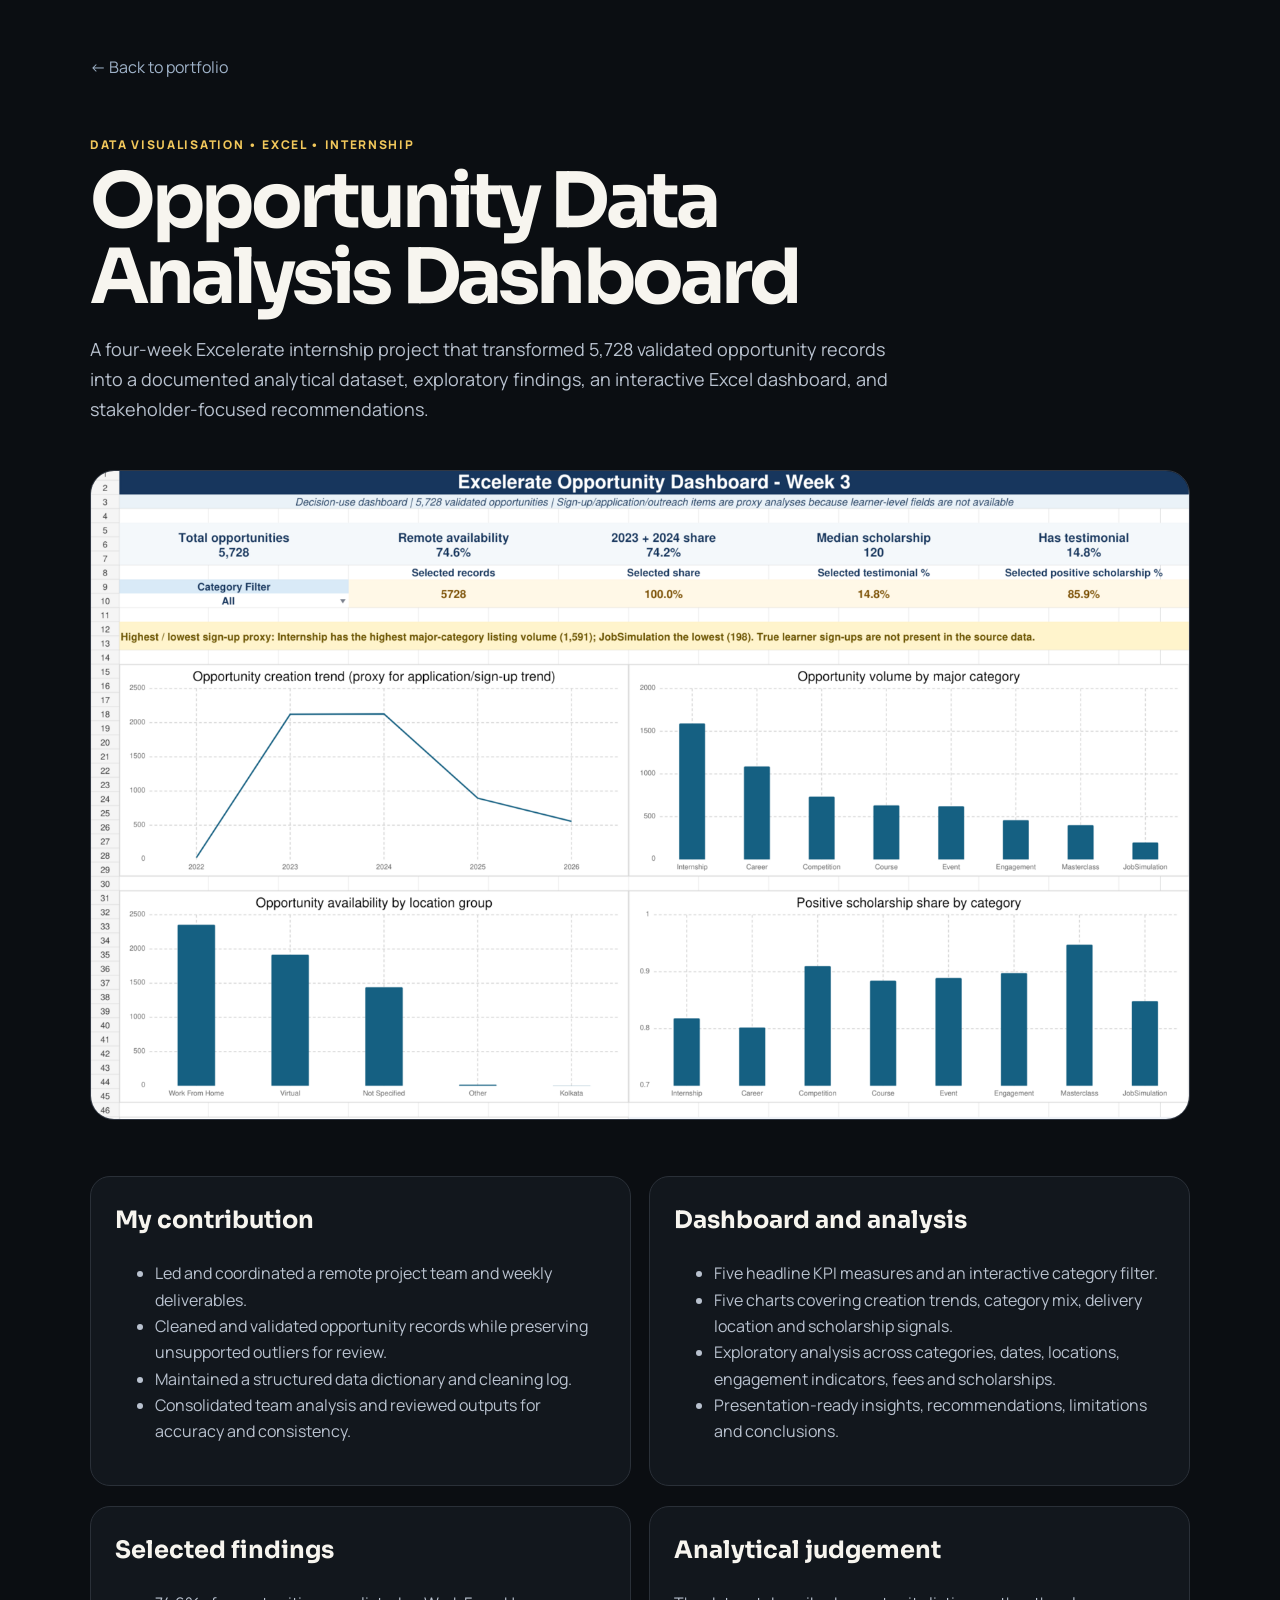
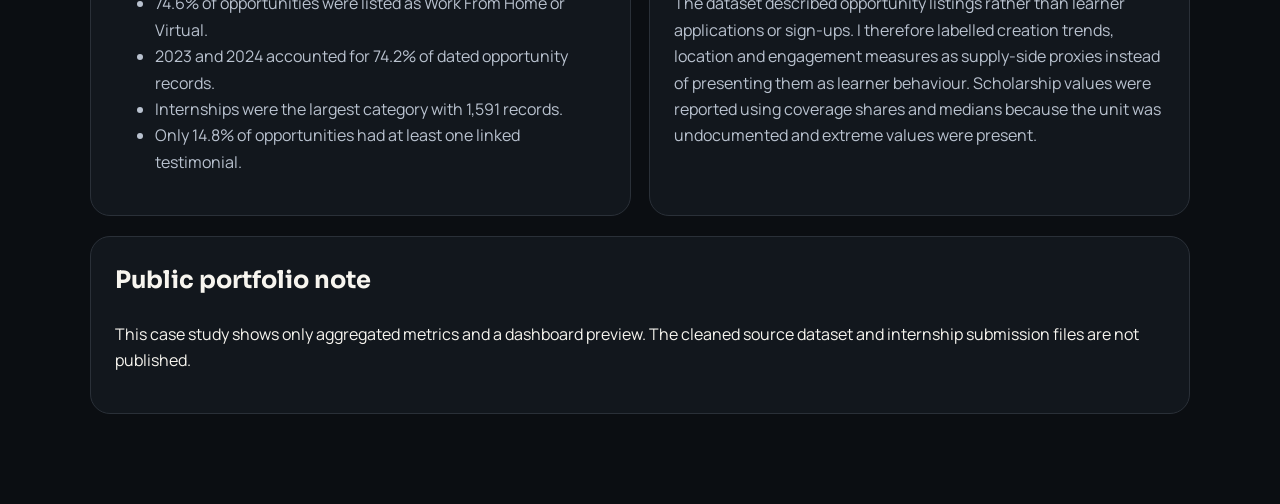
<file: projects/excelerate-opportunity-dashboard.html>
<!doctype html>
<html lang="en">
<head>
  <meta charset="utf-8">
  <meta name="viewport" content="width=device-width,initial-scale=1">
  <meta name="description" content="A portfolio case study of Tshedza Lungelo Mabaso's Excelerate opportunity data analysis and interactive Excel dashboard project.">
  <title>Opportunity Data Analysis Dashboard | Tshedza Lungelo Mabaso</title>
  <link rel="stylesheet" href="style-project.css">
</head>
<body>
  <main class="wrap">
    <a class="back" href="../index.html#projects">← Back to portfolio</a>
    <p class="kicker">DATA VISUALISATION • EXCEL • INTERNSHIP</p>
    <h1>Opportunity Data Analysis Dashboard</h1>
    <p class="lead">A four-week Excelerate internship project that transformed 5,728 validated opportunity records into a documented analytical dataset, exploratory findings, an interactive Excel dashboard, and stakeholder-focused recommendations.</p>
    <img class="heroimg" src="../assets/project-excelerate-dashboard.png" alt="Excelerate interactive opportunity dashboard with KPI cards, category filter and analytical charts">

    <div class="grid">
      <section>
        <h2>My contribution</h2>
        <ul>
          <li>Led and coordinated a remote project team and weekly deliverables.</li>
          <li>Cleaned and validated opportunity records while preserving unsupported outliers for review.</li>
          <li>Maintained a structured data dictionary and cleaning log.</li>
          <li>Consolidated team analysis and reviewed outputs for accuracy and consistency.</li>
        </ul>
      </section>
      <section>
        <h2>Dashboard and analysis</h2>
        <ul>
          <li>Five headline KPI measures and an interactive category filter.</li>
          <li>Five charts covering creation trends, category mix, delivery location and scholarship signals.</li>
          <li>Exploratory analysis across categories, dates, locations, engagement indicators, fees and scholarships.</li>
          <li>Presentation-ready insights, recommendations, limitations and conclusions.</li>
        </ul>
      </section>
    </div>

    <div class="grid">
      <section>
        <h2>Selected findings</h2>
        <ul>
          <li>74.6% of opportunities were listed as Work From Home or Virtual.</li>
          <li>2023 and 2024 accounted for 74.2% of dated opportunity records.</li>
          <li>Internships were the largest category with 1,591 records.</li>
          <li>Only 14.8% of opportunities had at least one linked testimonial.</li>
        </ul>
      </section>
      <section>
        <h2>Analytical judgement</h2>
        <p>The dataset described opportunity listings rather than learner applications or sign-ups. I therefore labelled creation trends, location and engagement measures as supply-side proxies instead of presenting them as learner behaviour. Scholarship values were reported using coverage shares and medians because the unit was undocumented and extreme values were present.</p>
      </section>
    </div>

    <section class="code">
      <h2>Public portfolio note</h2>
      <p>This case study shows only aggregated metrics and a dashboard preview. The cleaned source dataset and internship submission files are not published.</p>
    </section>
  </main>
</body>
</html>
</file>
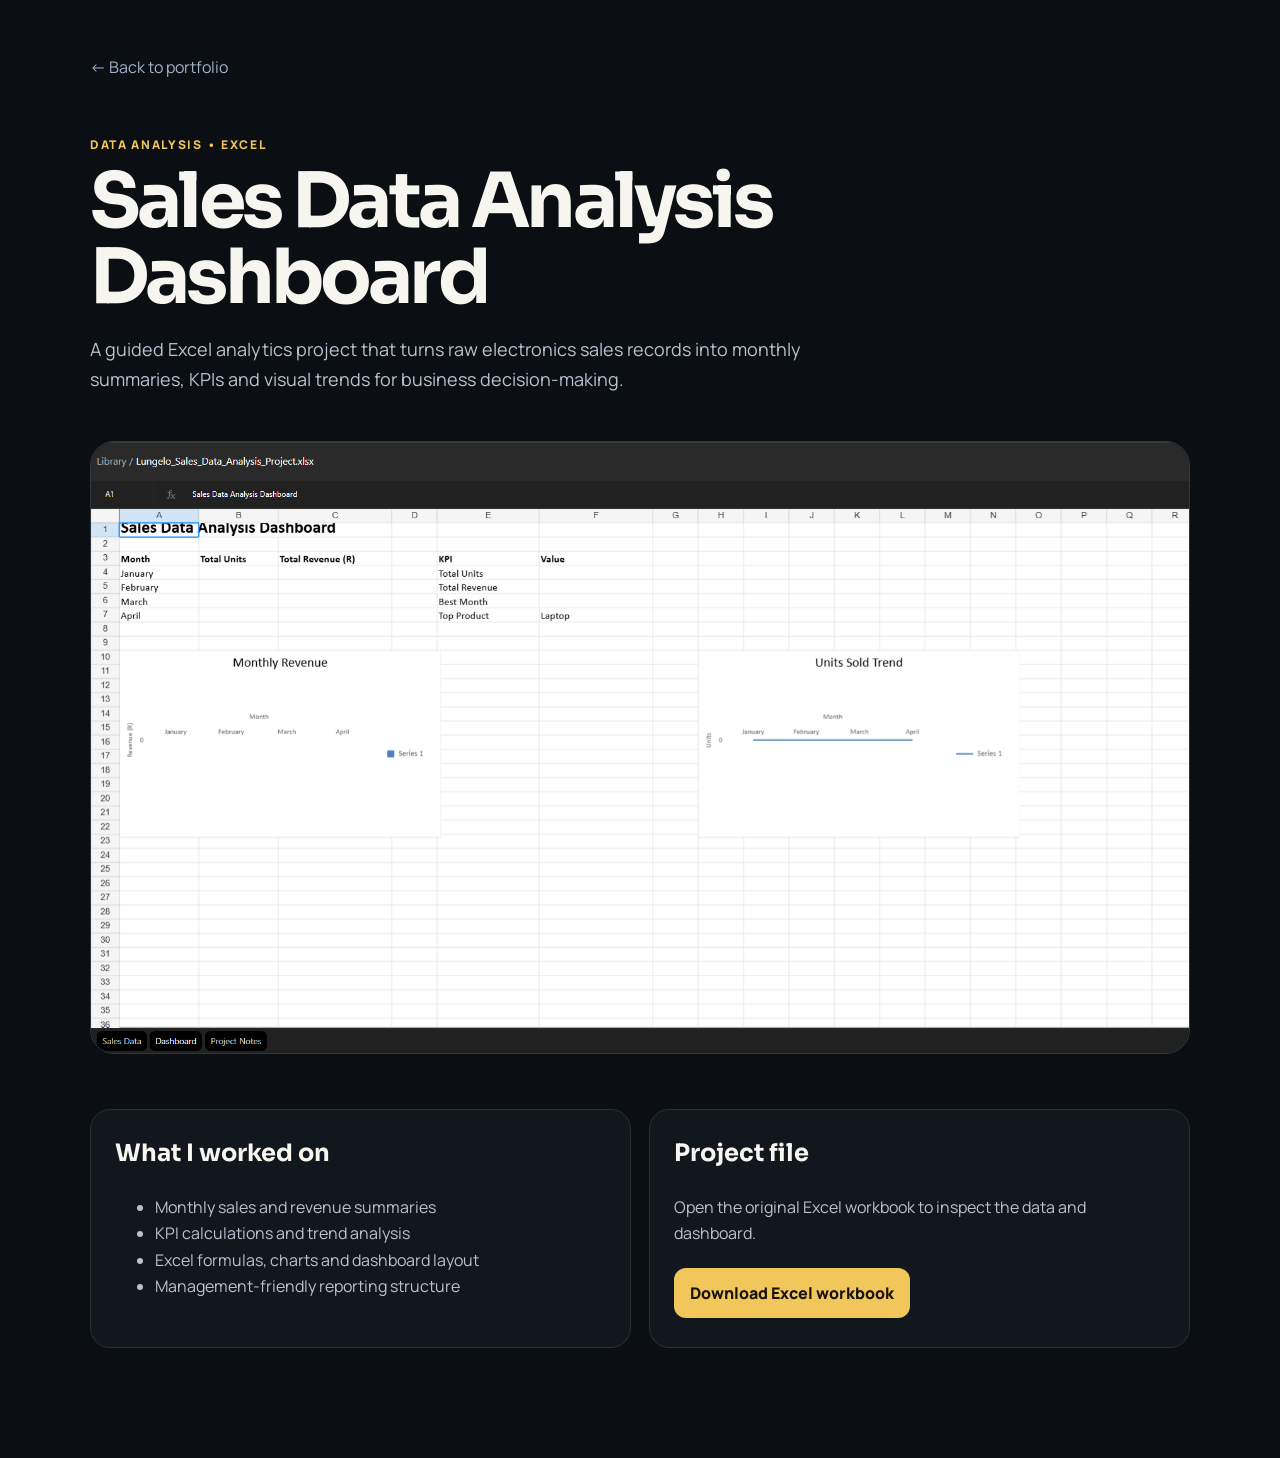
<file: projects/sales-dashboard.html>
<!doctype html><html lang="en"><head><meta charset="utf-8"><meta name="viewport" content="width=device-width,initial-scale=1"><title>Sales Data Analysis Dashboard | Tshedza Lungelo Mabaso</title><link rel="stylesheet" href="style-project.css"></head><body><main class="wrap"><a class="back" href="../index.html#projects">← Back to portfolio</a><p class="kicker">DATA ANALYSIS • EXCEL</p><h1>Sales Data Analysis Dashboard</h1><p class="lead">A guided Excel analytics project that turns raw electronics sales records into monthly summaries, KPIs and visual trends for business decision-making.</p><img class="heroimg" src="../assets/sales-dashboard-preview.png" alt="Sales dashboard preview"><div class="grid"><section><h2>What I worked on</h2><ul><li>Monthly sales and revenue summaries</li><li>KPI calculations and trend analysis</li><li>Excel formulas, charts and dashboard layout</li><li>Management-friendly reporting structure</li></ul></section><section><h2>Project file</h2><p>Open the original Excel workbook to inspect the data and dashboard.</p><a class="btn" href="sales-dashboard/Lungelo_Sales_Data_Analysis_Project.xlsx">Download Excel workbook</a></section></div></main></body></html>
</file>
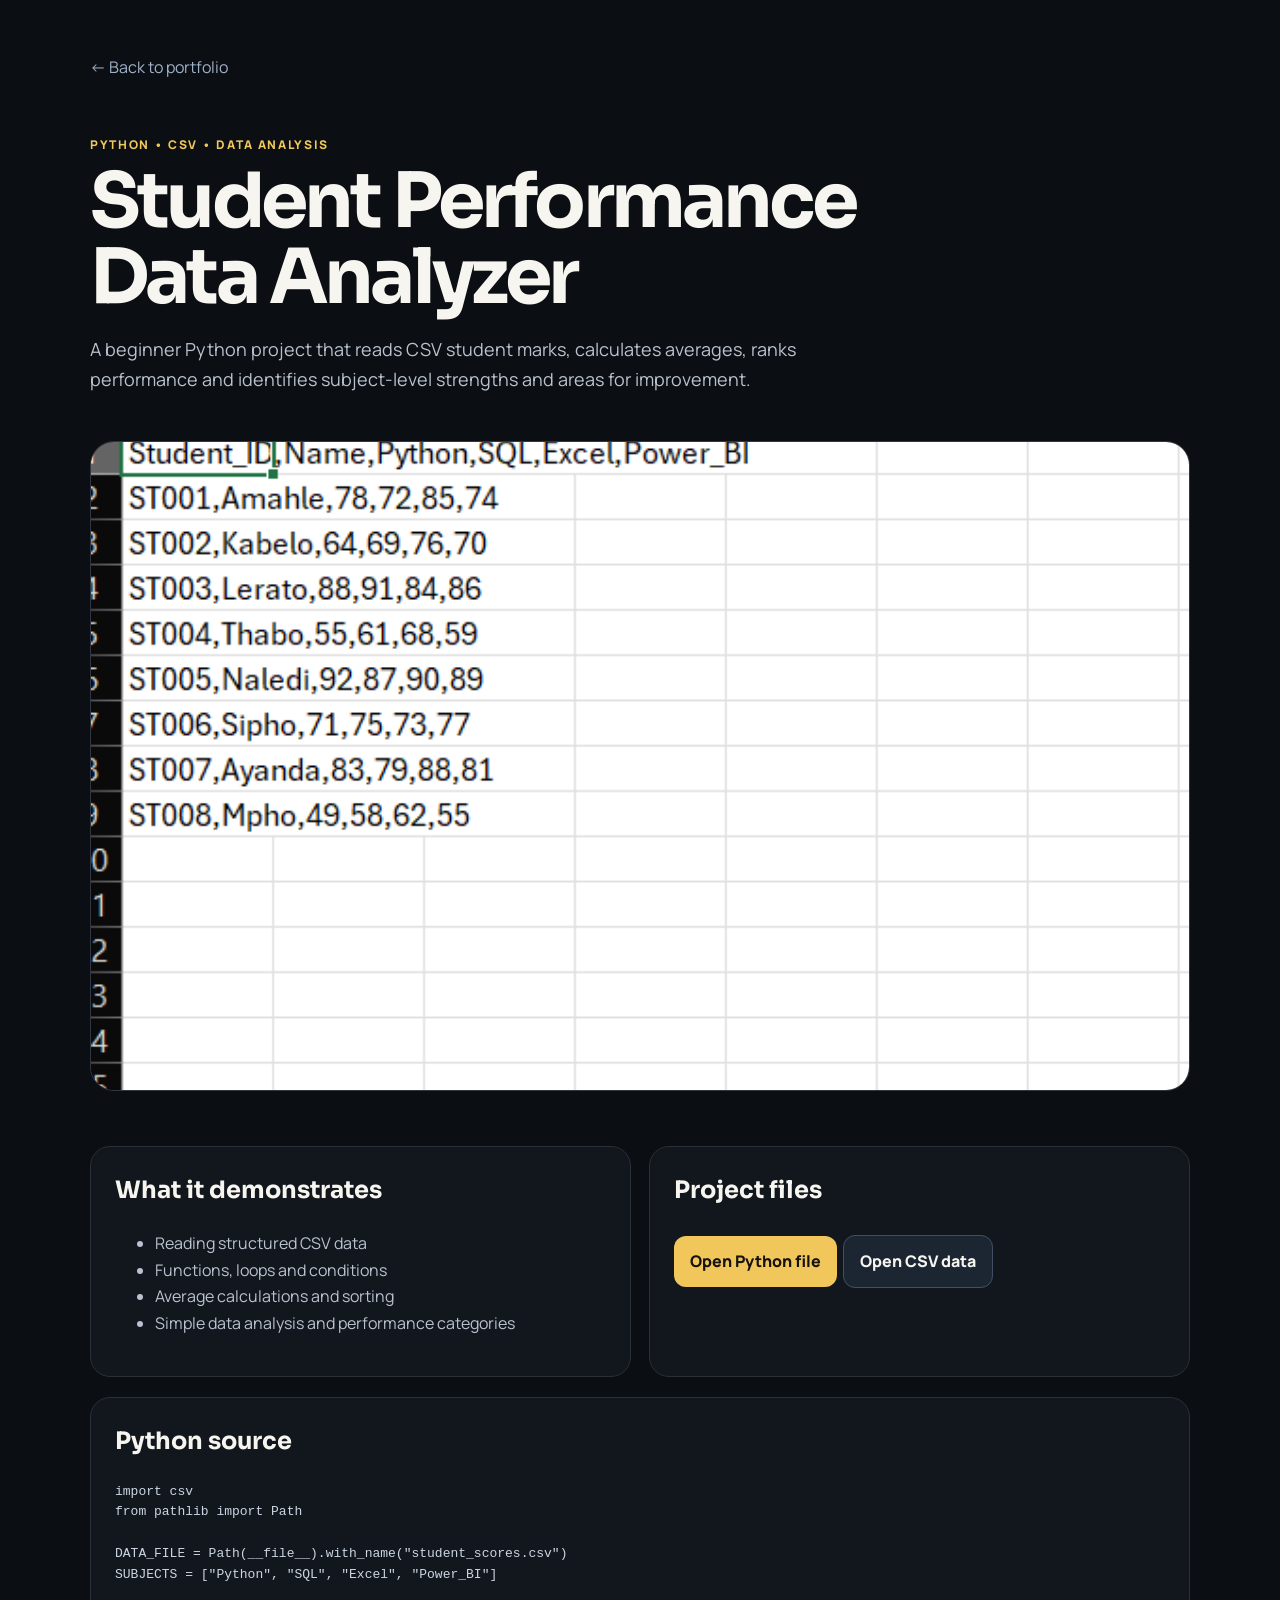
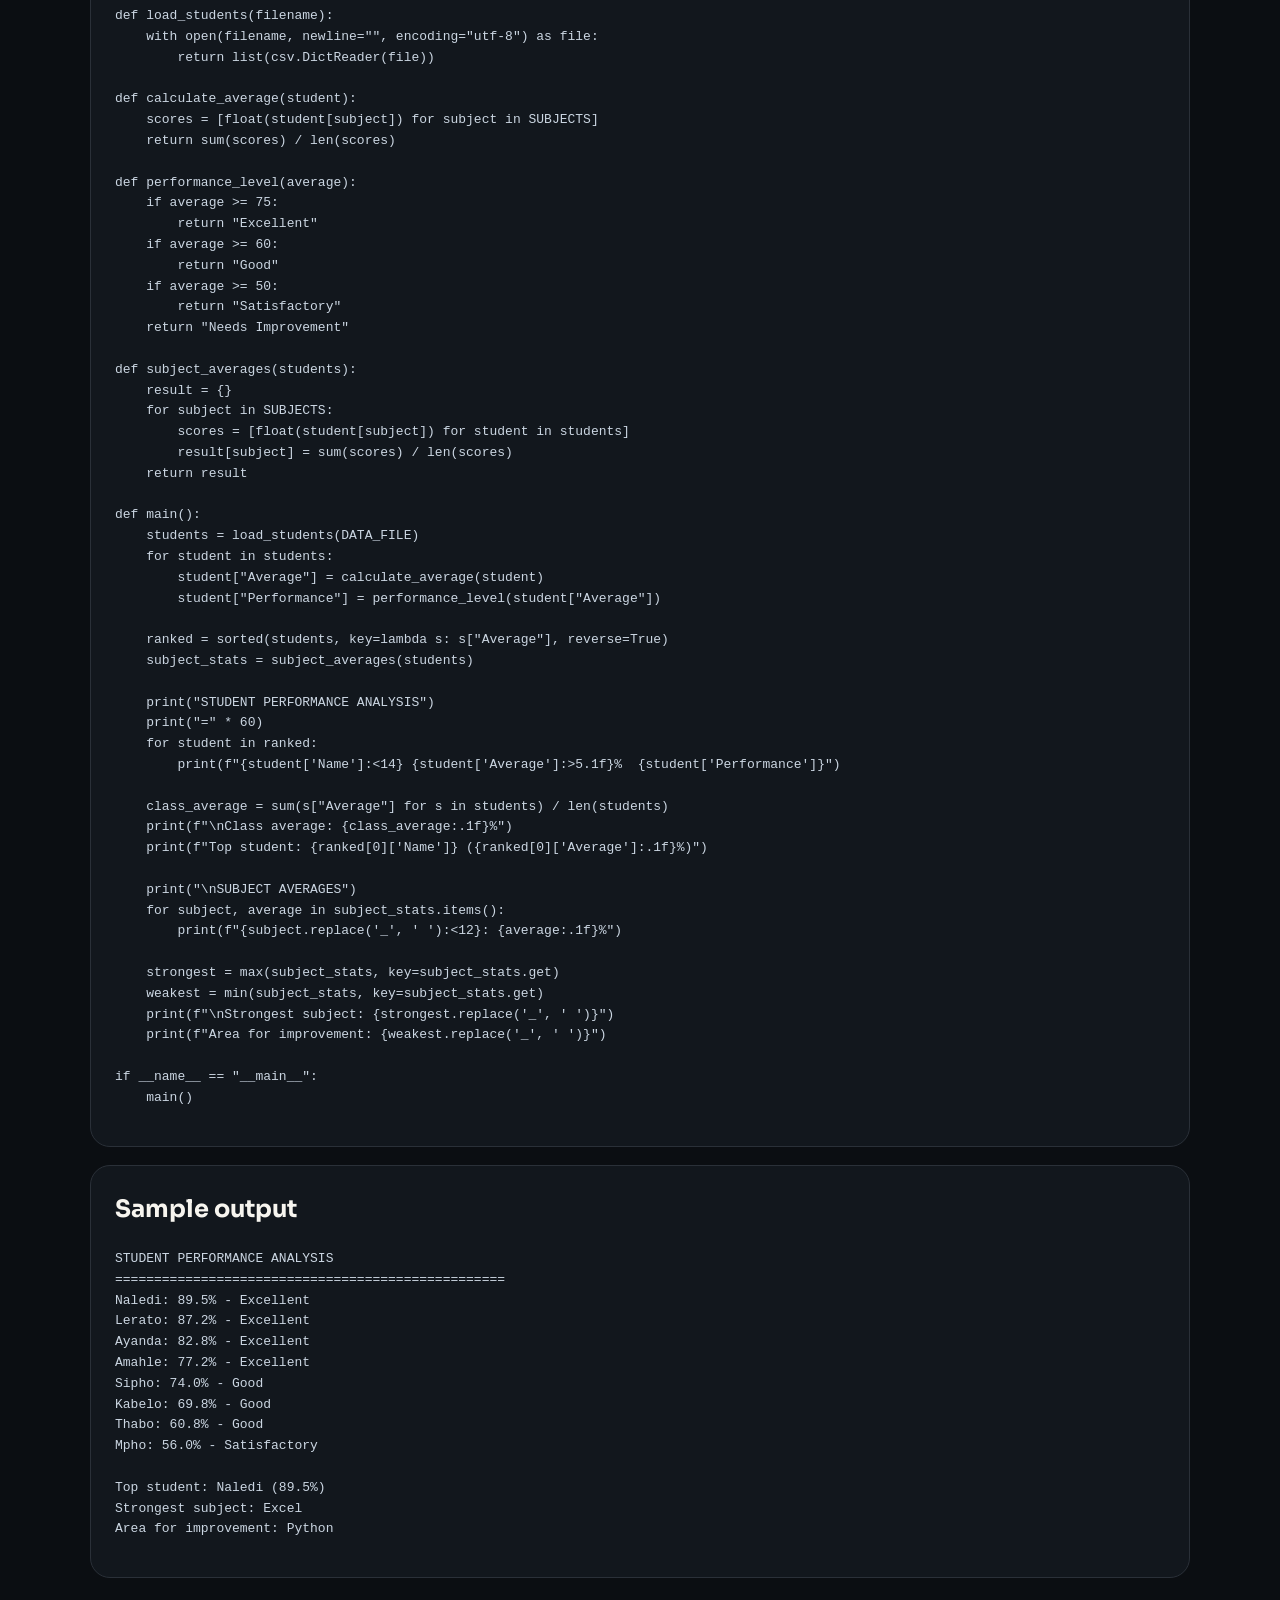
<file: projects/student-analyzer.html>
<!doctype html><html lang="en"><head><meta charset="utf-8"><meta name="viewport" content="width=device-width,initial-scale=1"><title>Student Performance Data Analyzer | Tshedza Lungelo Mabaso</title><link rel="stylesheet" href="style-project.css"></head><body><main class="wrap"><a class="back" href="../index.html#projects">← Back to portfolio</a><p class="kicker">PYTHON • CSV • DATA ANALYSIS</p><h1>Student Performance Data Analyzer</h1><p class="lead">A beginner Python project that reads CSV student marks, calculates averages, ranks performance and identifies subject-level strengths and areas for improvement.</p><img class="heroimg" src="../assets/student-analyzer-data-preview.png" alt="Student analyzer dataset preview"><div class="grid"><section><h2>What it demonstrates</h2><ul><li>Reading structured CSV data</li><li>Functions, loops and conditions</li><li>Average calculations and sorting</li><li>Simple data analysis and performance categories</li></ul></section><section><h2>Project files</h2><div class="buttons"><a class="btn" href="student-analyzer/student_analyzer.py">Open Python file</a><a class="btn ghost" href="student-analyzer/student_scores.csv">Open CSV data</a></div></section></div><section class="code"><h2>Python source</h2><pre>import csv
from pathlib import Path

DATA_FILE = Path(__file__).with_name(&quot;student_scores.csv&quot;)
SUBJECTS = [&quot;Python&quot;, &quot;SQL&quot;, &quot;Excel&quot;, &quot;Power_BI&quot;]

def load_students(filename):
    with open(filename, newline=&quot;&quot;, encoding=&quot;utf-8&quot;) as file:
        return list(csv.DictReader(file))

def calculate_average(student):
    scores = [float(student[subject]) for subject in SUBJECTS]
    return sum(scores) / len(scores)

def performance_level(average):
    if average &gt;= 75:
        return &quot;Excellent&quot;
    if average &gt;= 60:
        return &quot;Good&quot;
    if average &gt;= 50:
        return &quot;Satisfactory&quot;
    return &quot;Needs Improvement&quot;

def subject_averages(students):
    result = {}
    for subject in SUBJECTS:
        scores = [float(student[subject]) for student in students]
        result[subject] = sum(scores) / len(scores)
    return result

def main():
    students = load_students(DATA_FILE)
    for student in students:
        student[&quot;Average&quot;] = calculate_average(student)
        student[&quot;Performance&quot;] = performance_level(student[&quot;Average&quot;])

    ranked = sorted(students, key=lambda s: s[&quot;Average&quot;], reverse=True)
    subject_stats = subject_averages(students)

    print(&quot;STUDENT PERFORMANCE ANALYSIS&quot;)
    print(&quot;=&quot; * 60)
    for student in ranked:
        print(f&quot;{student[&#x27;Name&#x27;]:&lt;14} {student[&#x27;Average&#x27;]:&gt;5.1f}%  {student[&#x27;Performance&#x27;]}&quot;)

    class_average = sum(s[&quot;Average&quot;] for s in students) / len(students)
    print(f&quot;\nClass average: {class_average:.1f}%&quot;)
    print(f&quot;Top student: {ranked[0][&#x27;Name&#x27;]} ({ranked[0][&#x27;Average&#x27;]:.1f}%)&quot;)

    print(&quot;\nSUBJECT AVERAGES&quot;)
    for subject, average in subject_stats.items():
        print(f&quot;{subject.replace(&#x27;_&#x27;, &#x27; &#x27;):&lt;12}: {average:.1f}%&quot;)

    strongest = max(subject_stats, key=subject_stats.get)
    weakest = min(subject_stats, key=subject_stats.get)
    print(f&quot;\nStrongest subject: {strongest.replace(&#x27;_&#x27;, &#x27; &#x27;)}&quot;)
    print(f&quot;Area for improvement: {weakest.replace(&#x27;_&#x27;, &#x27; &#x27;)}&quot;)

if __name__ == &quot;__main__&quot;:
    main()
</pre></section><section class="code"><h2>Sample output</h2><pre>STUDENT PERFORMANCE ANALYSIS
==================================================
Naledi: 89.5% - Excellent
Lerato: 87.2% - Excellent
Ayanda: 82.8% - Excellent
Amahle: 77.2% - Excellent
Sipho: 74.0% - Good
Kabelo: 69.8% - Good
Thabo: 60.8% - Good
Mpho: 56.0% - Satisfactory

Top student: Naledi (89.5%)
Strongest subject: Excel
Area for improvement: Python</pre></section></main></body></html>
</file>
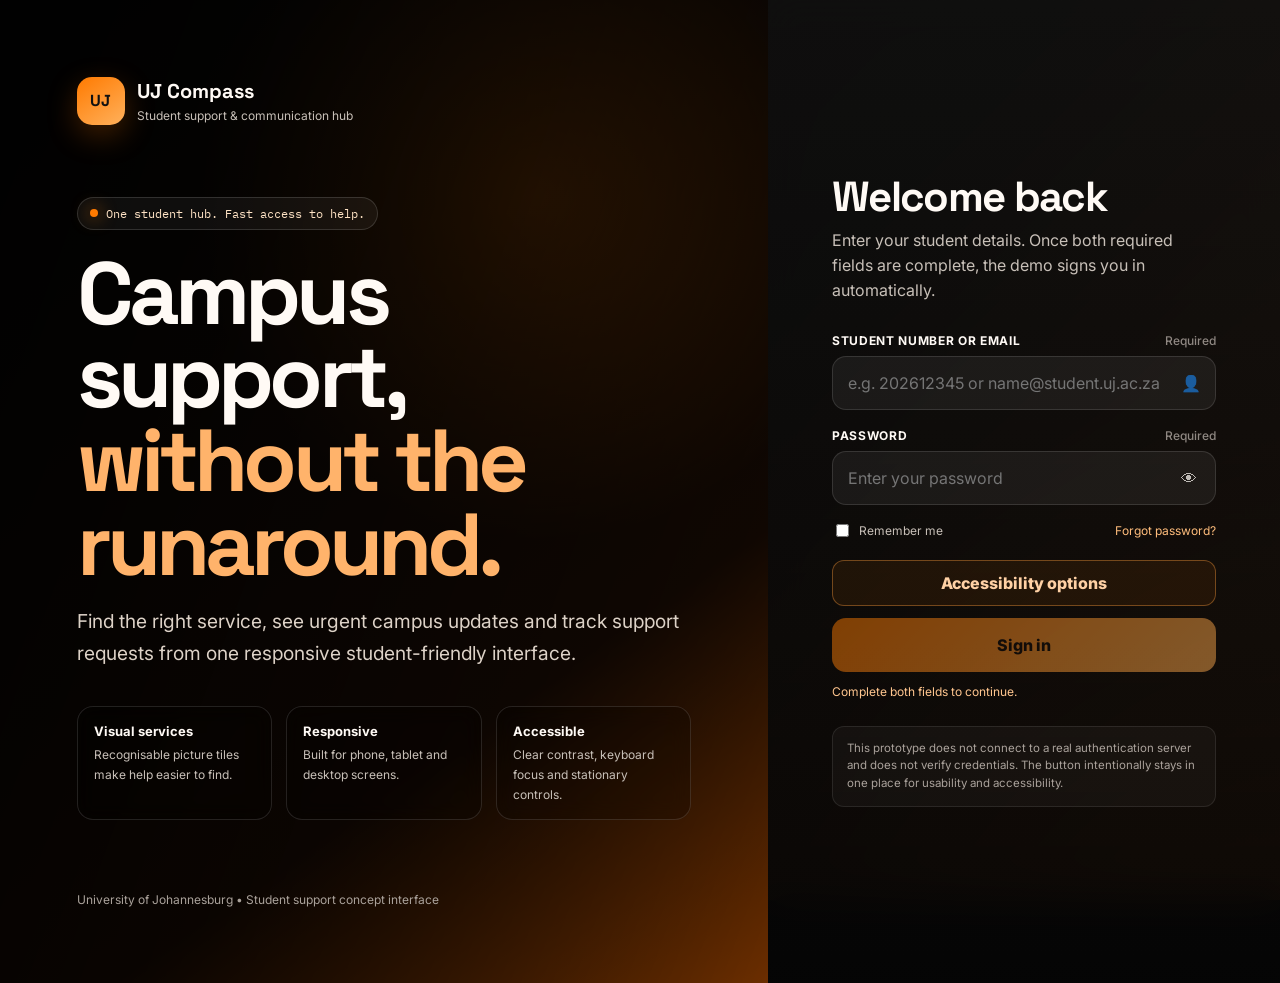
<file: projects/uj-compass.html>
<!DOCTYPE html>
<html lang="en">
<head>
<meta charset="UTF-8">
<meta name="viewport" content="width=device-width, initial-scale=1.0">
<title>UJ Compass — Student Support & Communication Hub</title>
<link rel="preconnect" href="https://fonts.googleapis.com">
<link rel="preconnect" href="https://fonts.gstatic.com" crossorigin>
<link href="https://fonts.googleapis.com/css2?family=Space+Grotesk:wght@500;600;700&family=Inter:wght@400;500;600;700&family=IBM+Plex+Mono:wght@500;600&display=swap" rel="stylesheet">
<style>
:root{
  --black:#070707;
  --black-2:#111111;
  --orange:#ff7a00;
  --orange-2:#ff9d3d;
  --orange-soft:#ffb36b;
  --card:rgba(18,18,18,.90);
  --card-2:rgba(28,28,28,.94);
  --text:#fffaf5;
  --muted:#c8c0b8;
  --line:rgba(255,255,255,.12);
  --ok:#51d88a;
  --alert:#ff4d4f;
  --radius:20px;
  --shadow:0 24px 70px rgba(0,0,0,.35);
  --display:'Space Grotesk',system-ui,sans-serif;
  --body:'Inter',system-ui,sans-serif;
  --mono:'IBM Plex Mono',ui-monospace,monospace;
}
*{box-sizing:border-box}
html{scroll-behavior:smooth}
html,body{margin:0;min-height:100%;background:#080808;color:var(--text);font-family:var(--body)}
body{
  min-height:100vh;
  background:
    radial-gradient(circle at 15% 0%, rgba(255,122,0,.30), transparent 28rem),
    radial-gradient(circle at 90% 100%, rgba(255,122,0,.24), transparent 30rem),
    linear-gradient(135deg,#050505 0%,#0b0907 48%,#8a3d00 100%);
  background-attachment:fixed;
}
button,input,textarea,select{font:inherit}
button{touch-action:manipulation}
a{color:inherit}
:focus-visible{outline:3px solid var(--orange-soft);outline-offset:3px}

/* LOGIN */
.login-shell{
  min-height:100vh;
  display:grid;
  grid-template-columns:minmax(0,1.2fr) minmax(360px,.8fr);
  align-items:stretch;
}
.login-hero{
  padding:clamp(32px,6vw,92px);
  display:flex;
  flex-direction:column;
  justify-content:space-between;
  min-height:100vh;
  background:
    linear-gradient(110deg,rgba(0,0,0,.92),rgba(0,0,0,.50)),
    radial-gradient(circle at 70% 20%,rgba(255,122,0,.36),transparent 36%),
    linear-gradient(145deg,#090909,#241005 70%,#d85c00);
}
.brand{display:flex;align-items:center;gap:12px}
.brand-mark{width:48px;height:48px;border-radius:15px;display:grid;place-items:center;background:linear-gradient(145deg,var(--orange),#ffb15c);color:#111;font-family:var(--display);font-weight:800;box-shadow:0 10px 30px rgba(255,122,0,.25)}
.brand-copy strong{display:block;font-family:var(--display);font-size:20px}.brand-copy span{font-size:12px;color:var(--muted)}
.hero-copy{max-width:760px;margin:72px 0}
.hero-kicker{display:inline-flex;align-items:center;gap:8px;padding:8px 12px;border:1px solid rgba(255,255,255,.14);border-radius:999px;background:rgba(255,255,255,.05);font-size:12px;color:#ffe3c5;font-family:var(--mono)}
.hero-kicker::before{content:"";width:8px;height:8px;border-radius:50%;background:var(--orange);box-shadow:0 0 18px var(--orange)}
.hero-copy h1{font:700 clamp(44px,7vw,88px)/.95 var(--display);letter-spacing:-.055em;margin:22px 0 20px;max-width:800px}
.hero-copy h1 span{color:var(--orange-soft)}
.hero-copy p{max-width:650px;color:#ddd2c7;font-size:clamp(16px,1.5vw,20px);line-height:1.65;margin:0}
.hero-points{display:grid;grid-template-columns:repeat(3,minmax(0,1fr));gap:14px;margin-top:36px}
.hero-point{padding:16px;border:1px solid rgba(255,255,255,.12);background:rgba(0,0,0,.22);backdrop-filter:blur(10px);border-radius:16px}.hero-point b{display:block;font-size:13px;margin-bottom:4px}.hero-point span{font-size:12px;color:var(--muted)}
.hero-foot{font-size:12px;color:#aaa29b}
.login-panel{display:flex;align-items:center;justify-content:center;padding:clamp(24px,5vw,64px);background:linear-gradient(180deg,rgba(16,16,16,.88),rgba(5,5,5,.95));backdrop-filter:blur(18px)}
.login-card{width:min(100%,440px)}
.login-card h2{font:700 clamp(30px,4vw,42px)/1 var(--display);letter-spacing:-.04em;margin:0 0 10px}.login-card>p{color:var(--muted);line-height:1.55;margin:0 0 30px}
.field{margin-bottom:18px}.field label{display:flex;justify-content:space-between;gap:16px;font-weight:700;font-size:12px;margin-bottom:8px;text-transform:uppercase;letter-spacing:.055em}.field label span{font-weight:500;text-transform:none;letter-spacing:0;color:#8f8882}
.input-wrap{position:relative}.input-wrap input{width:100%;height:54px;border-radius:14px;border:1px solid var(--line);background:rgba(255,255,255,.06);color:var(--text);padding:0 48px 0 15px;transition:.2s border-color,.2s background,.2s box-shadow}.input-wrap input:hover{background:rgba(255,255,255,.08)}.input-wrap input:focus{border-color:var(--orange);box-shadow:0 0 0 4px rgba(255,122,0,.12);outline:none}.field-icon{position:absolute;right:15px;top:50%;transform:translateY(-50%);opacity:.72}
.login-help{display:flex;justify-content:space-between;gap:14px;align-items:center;margin:-2px 0 20px;font-size:12px;color:var(--muted)}
.login-btn{width:100%;height:54px;border:0;border-radius:14px;background:linear-gradient(135deg,var(--orange),#ffad52);color:#15100b;font-weight:800;cursor:pointer;box-shadow:0 16px 38px rgba(255,122,0,.26);transition:transform .18s ease,filter .18s ease,opacity .18s ease;position:relative;left:auto;right:auto;top:auto;transform:none!important}.login-btn:hover:not(:disabled){filter:brightness(1.08)}.login-btn:active:not(:disabled){filter:brightness(.96)}.login-btn:disabled{cursor:not-allowed;opacity:.48;box-shadow:none}.login-btn.loading::after{content:"";display:inline-block;width:14px;height:14px;margin-left:10px;border:2px solid rgba(0,0,0,.25);border-top-color:#111;border-radius:50%;vertical-align:-2px;animation:spin .7s linear infinite}
@keyframes spin{to{transform:rotate(360deg)}}
.login-status{min-height:20px;margin-top:12px;font-size:12px;color:#ffc68f}.login-status.good{color:#7be8a7}
.login-note{margin-top:22px;padding:13px 14px;border:1px solid rgba(255,255,255,.09);border-radius:12px;background:rgba(255,255,255,.035);font-size:11.5px;line-height:1.55;color:#aaa29b}

/* APP */
.app-shell{display:none;min-height:100vh}
.app-shell.active{display:block}
.app-header{position:sticky;top:0;z-index:50;background:rgba(7,7,7,.78);backdrop-filter:blur(18px);border-bottom:1px solid var(--line)}
.header-inner{max-width:1180px;margin:auto;padding:14px 22px;display:flex;align-items:center;justify-content:space-between;gap:20px}.header-actions{display:flex;align-items:center;gap:10px}.status-pill{display:flex;align-items:center;gap:7px;border:1px solid var(--line);background:rgba(255,255,255,.045);padding:8px 11px;border-radius:999px;font:500 11px var(--mono);color:#e8dfd5}.status-dot{width:7px;height:7px;border-radius:50%;background:var(--ok)}.logout-btn{border:1px solid var(--line);background:rgba(255,255,255,.05);color:var(--text);border-radius:11px;padding:9px 12px;cursor:pointer}
.emergency{display:none;max-width:1180px;margin:14px auto 0;padding:16px 18px;border-radius:16px;background:linear-gradient(135deg,#5b090a,#b21316);border:1px solid rgba(255,255,255,.12);box-shadow:var(--shadow)}.emergency.show{display:flex;align-items:flex-start;gap:12px}.emergency h3{font:700 16px var(--display);margin:0 0 4px}.emergency p{margin:0;color:#ffeaea;font-size:13px;line-height:1.5}.emergency .ack{margin-left:auto;border:0;background:white;color:#7f0e0f;border-radius:10px;padding:9px 12px;font-weight:800;cursor:pointer;white-space:nowrap}
.app-main{max-width:1180px;margin:auto;padding:30px 22px 110px}.view{display:none}.view.active{display:block;animation:fade .22s ease}@keyframes fade{from{opacity:0;transform:translateY(6px)}to{opacity:1;transform:none}}
.section-head{display:flex;justify-content:space-between;align-items:end;gap:18px;margin-bottom:20px}.section-head h1{font:700 clamp(30px,4vw,48px)/1 var(--display);letter-spacing:-.045em;margin:0 0 8px}.section-head p{margin:0;color:var(--muted);max-width:680px;line-height:1.5}
.filters{display:flex;gap:8px;overflow-x:auto;padding-bottom:3px;scrollbar-width:none}.filters::-webkit-scrollbar{display:none}.filter-btn{flex:0 0 auto;border:1px solid var(--line);background:rgba(255,255,255,.05);color:var(--muted);border-radius:999px;padding:9px 14px;font-weight:700;font-size:12px;cursor:pointer}.filter-btn.active{background:var(--orange);border-color:var(--orange);color:#17100a}
.feed-grid{display:grid;grid-template-columns:repeat(2,minmax(0,1fr));gap:14px}.card{background:linear-gradient(155deg,rgba(25,25,25,.96),rgba(11,11,11,.92));border:1px solid var(--line);border-radius:var(--radius);padding:18px;box-shadow:0 14px 40px rgba(0,0,0,.15)}.tagrow{display:flex;align-items:center;gap:8px;margin-bottom:12px}.tag{font:600 10px var(--mono);text-transform:uppercase;letter-spacing:.04em;padding:5px 8px;border-radius:7px;background:rgba(255,122,0,.16);color:#ffc28a}.tag.urgent{background:rgba(255,77,79,.15);color:#ff9b9c}.tag.campus{background:rgba(255,255,255,.08);color:#dbd4cd}.time{margin-left:auto;font:500 10px var(--mono);color:#857f79}.card h4{font:700 16px/1.35 var(--display);margin:0 0 7px}.card p{color:var(--muted);font-size:13px;line-height:1.55;margin:0}

/* SERVICE PICTURE TILES */
.service-grid{display:grid;grid-template-columns:repeat(4,minmax(0,1fr));gap:16px}.service-tile{position:relative;min-height:245px;border:1px solid var(--line);border-radius:22px;padding:0;overflow:hidden;background:#141414;color:white;cursor:pointer;text-align:left;box-shadow:0 18px 44px rgba(0,0,0,.22);isolation:isolate;transition:transform .22s ease,border-color .22s ease,box-shadow .22s ease}.service-tile:hover{transform:translateY(-4px);border-color:rgba(255,157,61,.70);box-shadow:0 22px 55px rgba(0,0,0,.35)}.service-tile img{position:absolute;inset:0;width:100%;height:100%;object-fit:cover;z-index:-2;transform:scale(1.02);filter:saturate(1.04) contrast(1.02);transition:transform .35s ease}.service-tile:hover img{transform:scale(1.07)}.service-tile::after{content:"";position:absolute;inset:0;background:linear-gradient(180deg,rgba(0,0,0,.02) 12%,rgba(0,0,0,.16) 42%,rgba(0,0,0,.96) 100%);z-index:-1}.service-text{position:absolute;left:16px;right:16px;bottom:16px}.service-text small{display:inline-block;font:600 10px var(--mono);text-transform:uppercase;letter-spacing:.05em;color:#ffd3a7;margin-bottom:6px}.service-text strong{display:block;font:700 17px/1.2 var(--display)}.service-text span{display:block;color:#ddd3ca;font-size:11.5px;margin-top:6px;max-width:90%}.service-arrow{position:absolute;right:15px;top:15px;width:34px;height:34px;border-radius:11px;background:rgba(0,0,0,.55);backdrop-filter:blur(8px);display:grid;place-items:center;font-size:18px}.detail-panel{display:none;margin-top:18px;border:1px solid var(--line);border-radius:22px;padding:22px;background:var(--card);box-shadow:var(--shadow)}.detail-panel .back{display:inline-flex;align-items:center;gap:8px;border:1px solid rgba(255,157,61,.32);background:rgba(255,122,0,.08);color:#ffd1a5;padding:10px 14px;border-radius:999px;cursor:pointer;font-weight:800;margin-bottom:16px}.detail-panel .back:hover{background:rgba(255,122,0,.14)}.detail-panel h3{font:700 26px var(--display);margin:0 0 16px}.service-detail-hero{position:relative;min-height:220px;border-radius:18px;overflow:hidden;border:1px solid rgba(255,255,255,.08);margin-bottom:18px;background:#0f0f0f}.service-detail-hero img{position:absolute;inset:0;width:100%;height:100%;object-fit:cover}.service-detail-hero::after{content:"";position:absolute;inset:0;background:linear-gradient(180deg,rgba(0,0,0,.04),rgba(0,0,0,.18),rgba(0,0,0,.82))}.service-detail-copy{position:absolute;left:18px;right:18px;bottom:16px;z-index:1}.service-detail-copy small{display:inline-block;font:600 10px var(--mono);text-transform:uppercase;letter-spacing:.05em;color:#ffd7b0;margin-bottom:6px}.service-detail-copy p{margin:6px 0 0;color:#e5dbd2;font-size:13px;max-width:640px;line-height:1.5}.info-grid{display:grid;grid-template-columns:repeat(3,minmax(0,1fr));gap:10px}.info-row{padding:14px;border-radius:14px;background:rgba(255,255,255,.045);border:1px solid rgba(255,255,255,.07)}.info-row .k{font:600 10px var(--mono);color:#a59c94;text-transform:uppercase;margin-bottom:6px}.info-row .v{font-size:13px;line-height:1.5}.btn-primary{border:0;background:linear-gradient(135deg,var(--orange),#ffad52);color:#17100a;border-radius:12px;padding:12px 15px;font-weight:800;cursor:pointer;margin-top:16px}


/* CAMPUS BUS LIVE TRACKER */
.bus-tracker{margin-top:18px;border:1px solid rgba(255,157,61,.25);border-radius:20px;background:linear-gradient(155deg,rgba(23,23,23,.98),rgba(8,8,8,.96));padding:18px;overflow:hidden}.bus-tracker-head{display:flex;justify-content:space-between;align-items:flex-start;gap:14px;margin-bottom:14px}.bus-tracker-head h4{font:700 22px var(--display);margin:4px 0}.bus-tracker-head p{margin:0;color:var(--muted);font-size:12px;line-height:1.5}.live-pill{display:inline-flex;align-items:center;gap:7px;border:1px solid rgba(81,216,138,.25);background:rgba(81,216,138,.10);color:#90ebb4;border-radius:999px;padding:7px 10px;font:700 9px var(--mono);letter-spacing:.06em}.live-pill::before{content:"";width:7px;height:7px;border-radius:50%;background:#51d88a;box-shadow:0 0 0 5px rgba(81,216,138,.10);animation:busPulse 1.5s ease infinite}@keyframes busPulse{50%{box-shadow:0 0 0 9px rgba(81,216,138,0)}}.bus-route-controls{display:grid;grid-template-columns:1fr auto;gap:10px;margin-bottom:14px}.bus-route-controls select{width:100%;border:1px solid var(--line);background:rgba(255,255,255,.055);color:#fff;border-radius:12px;padding:12px}.bus-route-controls option{color:#111}.bus-map{height:310px;border-radius:18px;position:relative;overflow:hidden;background:linear-gradient(135deg,#171717,#24201d);border:1px solid rgba(255,255,255,.08)}.bus-map::before{content:"";position:absolute;inset:-30px;background:linear-gradient(25deg,transparent 43%,rgba(255,255,255,.035) 44%,rgba(255,255,255,.035) 47%,transparent 48%),linear-gradient(115deg,transparent 45%,rgba(255,255,255,.03) 46%,rgba(255,255,255,.03) 49%,transparent 50%);background-size:120px 90px,150px 110px}.bus-map-label{position:absolute;z-index:3;padding:6px 8px;border-radius:9px;background:rgba(7,7,7,.82);border:1px solid rgba(255,255,255,.1);font:600 9px var(--mono);color:#eee}.bus-map-label.start{left:7%;bottom:13%}.bus-map-label.mid{left:44%;top:16%}.bus-map-label.end{right:6%;bottom:15%}.bus-route-svg{position:absolute;inset:0;width:100%;height:100%;z-index:1}.bus-route-svg path{fill:none;stroke:#f37021;stroke-width:9;stroke-linecap:round;stroke-dasharray:10 10;filter:drop-shadow(0 0 8px rgba(243,112,33,.25))}.bus-stop-dot{fill:#fff;stroke:#f37021;stroke-width:6}.bus-marker{position:absolute;z-index:5;left:34%;top:48%;transform:translate(-50%,-50%);transition:left 1s linear,top 1s linear}.bus-marker-bubble{width:50px;height:50px;border-radius:16px;background:linear-gradient(135deg,#f37021,#ffae59);display:grid;place-items:center;color:#17100a;font-size:25px;box-shadow:0 12px 30px rgba(243,112,33,.36);border:3px solid rgba(255,255,255,.9)}.bus-marker span{position:absolute;top:55px;left:50%;transform:translateX(-50%);white-space:nowrap;background:rgba(8,8,8,.88);border:1px solid rgba(255,255,255,.1);border-radius:8px;padding:5px 7px;font:700 9px var(--mono);color:#ffd3aa}.bus-stats{display:grid;grid-template-columns:repeat(4,minmax(0,1fr));gap:9px;margin-top:12px}.bus-stat{padding:13px;border-radius:14px;background:rgba(255,255,255,.04);border:1px solid rgba(255,255,255,.07)}.bus-stat small{display:block;font:600 9px var(--mono);text-transform:uppercase;color:#9e958d;margin-bottom:6px}.bus-stat b{font:700 17px var(--display)}.bus-stat b.eta{color:#ffb36c;font-size:23px}.bus-actions{display:flex;gap:9px;flex-wrap:wrap}.bus-demo-note{margin:12px 0 0;color:#827a73;font-size:10.5px;line-height:1.45}.bus-near{display:none;margin-top:12px;padding:10px 12px;border-radius:12px;background:rgba(81,216,138,.09);border:1px solid rgba(81,216,138,.18);color:#9de7bb;font-size:11.5px}.bus-near.show{display:block}

.request-layout{display:grid;grid-template-columns:minmax(320px,.72fr) minmax(0,1.28fr);gap:20px}.req-form{background:var(--card);border:1px solid var(--line);border-radius:22px;padding:20px;position:sticky;top:94px;height:max-content}.req-form label{display:block;font:700 10.5px var(--mono);text-transform:uppercase;color:#b5aaa0;margin:0 0 7px}.req-form select,.req-form textarea{width:100%;border:1px solid var(--line);background:rgba(255,255,255,.055);color:white;border-radius:12px;padding:12px;margin-bottom:15px}.req-form option{color:#111}.req-form textarea{min-height:120px;resize:vertical}.req-item{background:var(--card);border:1px solid var(--line);border-radius:18px;padding:16px;margin-bottom:12px}.rowtop{display:flex;justify-content:space-between;gap:16px}.ref{font:500 10px var(--mono);color:#938a83}.req-item h5{font:700 15px var(--display);margin:4px 0 0}.status-badge{font:700 10px var(--mono);text-transform:uppercase;padding:6px 8px;border-radius:999px;height:max-content}.submitted{background:rgba(255,255,255,.09);color:#ddd}.progress{background:rgba(255,122,0,.16);color:#ffc28a}.resolved{background:rgba(81,216,138,.14);color:#83e7aa}.progress-track{display:flex;gap:4px;margin-top:13px}.seg{height:4px;flex:1;border-radius:10px;background:#37322f}.seg.done{background:var(--ok)}.seg.active{background:var(--orange)}.empty{color:var(--muted);padding:28px;text-align:center;border:1px dashed var(--line);border-radius:16px}

.tabbar{position:fixed;bottom:18px;left:50%;transform:translateX(-50%);z-index:60;display:flex;gap:5px;width:min(calc(100% - 28px),590px);padding:7px;border:1px solid rgba(255,255,255,.12);background:rgba(10,10,10,.83);backdrop-filter:blur(18px);border-radius:18px;box-shadow:0 22px 60px rgba(0,0,0,.4)}.tab-btn{flex:1;border:0;background:transparent;color:#a49c95;border-radius:12px;padding:10px 8px;cursor:pointer;font-weight:700;font-size:12px}.tab-btn.active{background:linear-gradient(135deg,var(--orange),#ffad52);color:#17100a}.tab-btn span{display:block}.tab-icon{font-size:18px;line-height:1;margin-bottom:4px}
.demo-controls{max-width:1180px;margin:0 auto 120px;padding:0 22px}.demo-box{border:1px dashed rgba(255,255,255,.18);border-radius:16px;padding:14px;background:rgba(0,0,0,.24)}.demo-title{font:600 10px var(--mono);text-transform:uppercase;color:#928981;margin-bottom:9px}.demo-box button{border:1px solid var(--line);background:rgba(255,255,255,.05);color:white;border-radius:9px;padding:8px 10px;cursor:pointer;margin:3px}


/* HIGH-IMPACT HACKATHON FEATURES — keeps the existing black/orange theme */
.access-btn{border:1px solid rgba(255,157,61,.35);background:rgba(255,122,0,.10);color:#ffd1a5;border-radius:11px;padding:9px 12px;cursor:pointer;font-weight:700}
.dashboard-banner{display:grid;grid-template-columns:1.35fr repeat(3,minmax(0,.65fr));gap:12px;margin-bottom:22px}
.welcome-card,.metric-card,.smart-router,.queue-card,.route-card{border:1px solid var(--line);background:linear-gradient(155deg,rgba(25,25,25,.96),rgba(10,10,10,.93));border-radius:20px;box-shadow:0 16px 42px rgba(0,0,0,.18)}
.welcome-card{padding:20px}.welcome-card .eyebrow,.metric-card .eyebrow,.smart-router .eyebrow,.queue-card .eyebrow{font:600 10px var(--mono);text-transform:uppercase;letter-spacing:.06em;color:#ffbd7c}.welcome-card h2{font:700 24px/1.05 var(--display);margin:7px 0 7px}.welcome-card p{margin:0;color:var(--muted);font-size:12.5px;line-height:1.5}
.metric-card{padding:17px;display:flex;flex-direction:column;justify-content:space-between;min-height:128px}.metric-card strong{font:700 30px var(--display);color:#fff}.metric-card span{font-size:11.5px;color:var(--muted)}
.smart-router{padding:20px;margin-bottom:22px;border-color:rgba(255,122,0,.28)}.smart-router h2,.queue-card h2{font:700 24px var(--display);margin:7px 0 6px}.smart-router>p,.queue-card>p{color:var(--muted);margin:0 0 15px;line-height:1.5;font-size:13px}.smart-input-row{display:grid;grid-template-columns:1fr auto;gap:10px;align-items:stretch}.smart-input-row textarea{min-height:78px;resize:vertical;border:1px solid var(--line);background:rgba(255,255,255,.055);color:white;border-radius:14px;padding:13px}.smart-input-row button{margin:0;min-width:160px}.smart-result{display:none;margin-top:15px;padding-top:15px;border-top:1px solid var(--line)}.smart-result.show{display:block;animation:fade .22s ease}.smart-result-head{display:flex;align-items:start;justify-content:space-between;gap:16px;margin-bottom:12px}.smart-result-head h3{font:700 20px var(--display);margin:3px 0}.confidence{font:600 10px var(--mono);color:#82e5aa;background:rgba(81,216,138,.12);border-radius:999px;padding:6px 9px;white-space:nowrap}.smart-meta{display:grid;grid-template-columns:repeat(4,minmax(0,1fr));gap:9px}.smart-meta .info-row{min-height:88px}.smart-actions{display:flex;gap:9px;flex-wrap:wrap}.btn-secondary{border:1px solid rgba(255,157,61,.38);background:rgba(255,122,0,.08);color:#ffd1a5;border-radius:12px;padding:12px 15px;font-weight:800;cursor:pointer;margin-top:16px}
.route-card{display:none;margin-top:14px;padding:17px}.route-card.show{display:block}.route-card h4{font:700 17px var(--display);margin:0 0 8px}.route-summary{display:flex;gap:8px;flex-wrap:wrap;margin-bottom:12px}.route-chip{font:600 10px var(--mono);padding:6px 8px;border-radius:999px;background:rgba(255,122,0,.12);color:#ffc58f}.route-steps{margin:0;padding-left:20px;color:#d9d0c8;font-size:12.5px;line-height:1.75}.route-map{height:92px;border-radius:14px;margin:13px 0;background:linear-gradient(135deg,rgba(255,122,0,.10),rgba(255,255,255,.035));border:1px dashed rgba(255,157,61,.3);position:relative;overflow:hidden}.route-map::before{content:"Accessible route";position:absolute;left:14px;top:12px;font:600 10px var(--mono);color:#ffbd7c}.route-line{position:absolute;left:22px;right:22px;top:56px;height:4px;border-radius:99px;background:linear-gradient(90deg,var(--orange),#ffd0a2)}.route-line::before,.route-line::after{content:"";position:absolute;top:50%;width:15px;height:15px;border-radius:50%;background:#fff;border:4px solid var(--orange);transform:translateY(-50%)}.route-line::before{left:0}.route-line::after{right:0}
.queue-layout{display:grid;grid-template-columns:minmax(280px,.7fr) minmax(0,1.3fr);gap:18px}.queue-card{padding:20px}.queue-card select{width:100%;border:1px solid var(--line);background:rgba(255,255,255,.055);color:white;border-radius:12px;padding:12px}.queue-card option{color:#111}.queue-display{display:grid;grid-template-columns:repeat(3,minmax(0,1fr));gap:10px;margin:16px 0}.queue-stat{padding:17px;border-radius:16px;background:rgba(255,255,255,.045);border:1px solid rgba(255,255,255,.07)}.queue-stat b{display:block;font:700 26px var(--display);color:#fff;margin-top:5px}.queue-stat span{font:600 9.5px var(--mono);text-transform:uppercase;color:#9f958c}.queue-progress{height:8px;background:#322d29;border-radius:99px;overflow:hidden;margin:13px 0}.queue-progress>span{display:block;height:100%;width:0;background:linear-gradient(90deg,var(--orange),#ffb66f);transition:width .5s ease}.queue-progress.active>span{width:72%}.queue-note{font-size:12px;color:var(--muted);line-height:1.5}
.ticket-meta{display:grid;grid-template-columns:repeat(4,minmax(0,1fr));gap:8px;margin-top:12px}.ticket-meta div{padding:9px;border-radius:11px;background:rgba(255,255,255,.035);border:1px solid rgba(255,255,255,.055)}.ticket-meta small{display:block;font:600 8.5px var(--mono);text-transform:uppercase;color:#938a83;margin-bottom:4px}.ticket-meta b{font-size:11.5px}.ticket-action{margin-top:11px;padding:10px 12px;border-radius:11px;background:rgba(255,77,79,.11);border:1px solid rgba(255,77,79,.22);color:#ffc0c1;font-size:11.5px;font-weight:700}.ticket-actions{display:flex;gap:8px;flex-wrap:wrap;margin-top:11px}.ticket-actions button{margin:0;padding:9px 11px;font-size:11px}.timeline-labels{display:grid;grid-template-columns:repeat(6,minmax(0,1fr));gap:4px;margin-top:6px}.timeline-labels span{font:500 8px var(--mono);color:#79716b;text-align:center}.status-badge.assigned{background:rgba(255,255,255,.09);color:#ddd}.status-badge.waiting{background:rgba(255,193,7,.12);color:#ffd36a}.status-badge.escalated{background:rgba(255,77,79,.14);color:#ff9b9c}
.toast{position:fixed;right:20px;bottom:110px;z-index:90;max-width:330px;padding:13px 15px;border-radius:14px;background:#161616;border:1px solid rgba(255,157,61,.4);box-shadow:var(--shadow);color:#fff;transform:translateY(20px);opacity:0;pointer-events:none;transition:.22s ease}.toast.show{transform:none;opacity:1}.toast b{display:block;font-size:12px;margin-bottom:3px}.toast span{font-size:11.5px;color:var(--muted)}
body.accessibility-mode{font-size:17px}body.accessibility-mode .card,body.accessibility-mode .req-item,body.accessibility-mode .smart-router,body.accessibility-mode .queue-card,body.accessibility-mode .service-tile{border-color:rgba(255,255,255,.28)}body.accessibility-mode :focus-visible{outline:4px solid #ffd3a7;outline-offset:4px}body.accessibility-mode .muted,body.accessibility-mode .card p{color:#f2ece6}body.accessibility-mode .service-text span{color:#f3ede8}

@media (max-width:900px){
  .login-shell{grid-template-columns:1fr}.login-hero{min-height:auto;padding:34px 24px}.hero-copy{margin:64px 0 20px}.hero-points,.hero-foot{display:none}.login-panel{padding:42px 24px 54px}
  .service-grid{grid-template-columns:repeat(2,minmax(0,1fr))}.request-layout,.queue-layout{grid-template-columns:1fr}.req-form{position:static}.info-grid{grid-template-columns:1fr}.feed-grid{grid-template-columns:1fr}.dashboard-banner{grid-template-columns:1fr 1fr}.welcome-card{grid-column:1/-1}.smart-meta{grid-template-columns:1fr 1fr}
}
@media (max-width:600px){
  .login-hero{padding:24px 18px}.login-panel{padding:34px 18px 46px}.hero-copy h1{font-size:46px}.hero-copy p{font-size:15px}.brand-mark{width:42px;height:42px}
  .header-inner{padding:12px 14px}.status-pill{display:none}.access-btn{padding:8px 9px;font-size:11px}.app-main{padding:24px 14px 105px}.section-head{display:block}.filters{margin-top:14px}.service-grid{grid-template-columns:1fr 1fr;gap:10px}.service-tile{min-height:190px;border-radius:17px}.service-text{left:12px;right:12px;bottom:12px}.service-text strong{font-size:14px}.service-text span{display:none}.service-arrow{width:30px;height:30px;right:10px;top:10px}.demo-controls{padding:0 14px}.emergency{margin:10px 14px 0;flex-wrap:wrap}.emergency .ack{margin-left:34px}.tab-btn{font-size:10px;padding:9px 2px}.dashboard-banner{grid-template-columns:1fr 1fr}.welcome-card{grid-column:1/-1}.smart-input-row{grid-template-columns:1fr}.smart-input-row button{min-width:0}.smart-meta,.ticket-meta{grid-template-columns:1fr 1fr}.queue-display{grid-template-columns:1fr}.timeline-labels{display:none}.header-actions .logout-btn{display:none}.bus-stats{grid-template-columns:1fr 1fr}.bus-route-controls{grid-template-columns:1fr}.bus-map{height:260px}.bus-tracker-head{flex-direction:column}.live-pill{align-self:flex-start}
}
@media (max-width:380px){.bus-stats{grid-template-columns:1fr}.bus-map{height:230px}.service-grid{grid-template-columns:1fr}.service-tile{min-height:180px}}
@media (prefers-reduced-motion:reduce){*{scroll-behavior:auto!important;animation-duration:.01ms!important;transition-duration:.01ms!important}}
</style>
</head>
<body>

<section class="login-shell" id="loginShell" aria-label="UJ Compass login">
  <div class="login-hero">
    <div class="brand">
      <div class="brand-mark">UJ</div>
      <div class="brand-copy"><strong>UJ Compass</strong><span>Student support & communication hub</span></div>
    </div>
    <div class="hero-copy">
      <div class="hero-kicker">One student hub. Fast access to help.</div>
      <h1>Campus support, <span>without the runaround.</span></h1>
      <p>Find the right service, see urgent campus updates and track support requests from one responsive student-friendly interface.</p>
      <div class="hero-points">
        <div class="hero-point"><b>Visual services</b><span>Recognisable picture tiles make help easier to find.</span></div>
        <div class="hero-point"><b>Responsive</b><span>Built for phone, tablet and desktop screens.</span></div>
        <div class="hero-point"><b>Accessible</b><span>Clear contrast, keyboard focus and stationary controls.</span></div>
      </div>
    </div>
    <div class="hero-foot">University of Johannesburg • Student support concept interface</div>
  </div>

  <div class="login-panel">
    <form class="login-card" id="loginForm" novalidate>
      <h2>Welcome back</h2>
      <p>Enter your student details. Once both required fields are complete, the demo signs you in automatically.</p>

      <div class="field">
        <label for="studentId">Student number or email <span>Required</span></label>
        <div class="input-wrap">
          <input id="studentId" name="studentId" autocomplete="username" inputmode="text" placeholder="e.g. 202612345 or name@student.uj.ac.za" required aria-describedby="loginStatus">
          <span class="field-icon" aria-hidden="true">👤</span>
        </div>
      </div>

      <div class="field">
        <label for="password">Password <span>Required</span></label>
        <div class="input-wrap">
          <input id="password" name="password" type="password" autocomplete="current-password" placeholder="Enter your password" required aria-describedby="loginStatus">
          <button class="field-icon" type="button" id="togglePassword" aria-label="Show password" style="border:0;background:none;color:inherit;cursor:pointer;padding:4px">👁</button>
        </div>
      </div>

      <div class="login-help"><label style="display:flex;align-items:center;gap:7px;text-transform:none;letter-spacing:0;margin:0"><input id="rememberMe" type="checkbox"> Remember me</label><button type="button" onclick="demoForgotPassword()" style="border:0;background:none;color:#ffbd7c;cursor:pointer;padding:0">Forgot password?</button></div>
      <button type="button" class="btn-secondary" onclick="toggleAccessibility()" style="width:100%;margin:0 0 12px">Accessibility options</button>
      <button class="login-btn" id="loginBtn" type="submit" disabled>Sign in</button>
      <div class="login-status" id="loginStatus" role="status" aria-live="polite">Complete both fields to continue.</div>
      <div class="login-note">This prototype does not connect to a real authentication server and does not verify credentials. The button intentionally stays in one place for usability and accessibility.</div>
    </form>
  </div>
</section>

<div class="app-shell" id="appShell">
  <header class="app-header">
    <div class="header-inner">
      <div class="brand">
        <div class="brand-mark">UJ</div>
        <div class="brand-copy"><strong>UJ Compass</strong><span>Student support & communication hub</span></div>
      </div>
      <div class="header-actions">
        <div class="status-pill"><span class="status-dot"></span>Prototype online</div>
        <button class="access-btn" id="accessBtn" type="button" onclick="toggleAccessibility()" aria-pressed="false">Accessibility</button>
        <button class="logout-btn" type="button" onclick="logout()">Log out</button>
      </div>
    </div>
  </header>

  <div class="emergency" id="emergencyBanner" role="alert">
    <div aria-hidden="true">⚠️</div>
    <div><h3>Demo campus safety alert</h3><p>Sample emergency scenario for the hackathon demo. This is not a live UJ safety notice.</p></div>
    <button class="ack" onclick="ackEmergency()">I understand</button>
  </div>

  <main class="app-main">
    <section class="view active" id="view-feed">
      <div class="section-head">
        <div><h1>Campus feed</h1><p>Demo campus updates for the prototype — production data would come from verified UJ sources.</p></div>
        <div class="filters" id="feedFilters">
          <button class="filter-btn active" data-filter="all">All</button><button class="filter-btn" data-filter="apk">APK</button><button class="filter-btn" data-filter="apb">APB</button><button class="filter-btn" data-filter="dfc">DFC</button><button class="filter-btn" data-filter="swc">SWC</button>
        </div>
      </div>
      <div class="dashboard-banner" aria-label="What needs my attention">
        <div class="welcome-card"><div class="eyebrow">What needs my attention?</div><h2 id="welcomeGreeting">Welcome, Thando 👋</h2><p>Mock student profile • APK campus • Wheelchair-accessible route preference</p></div>
        <div class="metric-card"><div class="eyebrow">Open tickets</div><strong id="openTicketCount">1</strong><span>Track ownership and deadlines</span></div>
        <div class="metric-card"><div class="eyebrow">Needs action</div><strong id="actionTicketCount">0</strong><span>Documents or replies needed</span></div>
        <div class="metric-card"><div class="eyebrow">Digital queue</div><strong id="queueSummary">—</strong><span id="queueSummaryText">Not currently queued</span></div>
      </div>
      <div class="feed-grid" id="feedList"></div>
    </section>

    <section class="view" id="view-help">
      <div class="section-head"><div><h1>Find help</h1><p>Choose a service picture, or describe the problem once and let UJ Compass route it for you. Service locations and queue estimates shown here are demo routing data.</p></div></div>
      <div class="smart-router">
        <div class="eyebrow">No Wrong Door</div>
        <h2>I don't know who to ask</h2>
        <p>Describe the problem in everyday language. This prototype uses simple keyword routing to recommend the right UJ service, documents and next step.</p>
        <div class="smart-input-row">
          <textarea id="smartHelpInput" aria-label="Describe what you need help with" placeholder="Try: I need help with exam concessions and I don't know where to go."></textarea>
          <button class="btn-primary" type="button" onclick="analyzeHelp()">Find the right help</button>
        </div>
        <div class="smart-result" id="smartResult" aria-live="polite"></div>
      </div>
      <div class="service-grid" id="helpGrid"></div>
      <div class="detail-panel" id="helpDetail"></div>
    </section>

    <section class="view" id="view-requests">
      <div class="section-head"><div><h1>My requests</h1><p>Submit a support request and track it through to resolution.</p></div></div>
      <div class="request-layout">
        <div class="req-form">
          <label for="reqCategory">Category</label>
          <select id="reqCategory">
            <option>Registration & Admissions</option><option>Fees & Financial Aid</option><option>Timetable & Exams</option><option>Residence & Accommodation</option><option>IT & Student Portal</option><option>Disability Support</option><option>Emergency, Health & Campus Safety</option><option>Student Card & Access</option><option>Academic Advising</option>
          </select>
          <label for="reqDesc">What's going on?</label>
          <textarea id="reqDesc" placeholder="e.g. My student card was deactivated and I can't get into residence."></textarea>
          <button class="btn-primary" onclick="submitRequest()">Submit request</button>
        </div>
        <div id="requestsList"></div>
      </div>
    </section>


    <section class="view" id="view-queue">
      <div class="section-head"><div><h1>Digital queue</h1><p>Keep your place without waiting outside an office. Join remotely and return when you are nearly next.</p></div></div>
      <div class="queue-layout">
        <div class="queue-card">
          <div class="eyebrow">Remote waiting</div><h2>Join a service queue</h2><p>Choose the office you need. Queue times below are demo data for the hackathon prototype.</p>
          <label for="queueDept" style="display:block;font:600 10px var(--mono);text-transform:uppercase;color:#aaa098;margin-bottom:7px">Department</label>
          <select id="queueDept"><option>Disability Unit — APK</option><option>Student Finance / NSFAS — APB</option><option>Registration Office — APK</option><option>ICT Service Desk — APK</option></select>
          <button class="btn-primary" id="joinQueueBtn" type="button" onclick="joinQueue()">Join this queue</button>
        </div>
        <div class="queue-card" id="queueState">
          <div class="eyebrow">Your place</div><h2>Not in a queue yet</h2><p>Join remotely to receive a queue number, estimated waiting time and a near-your-turn alert.</p>
          <div class="queue-display"><div class="queue-stat"><span>Queue number</span><b>—</b></div><div class="queue-stat"><span>Students ahead</span><b>—</b></div><div class="queue-stat"><span>Estimated call</span><b style="font-size:18px">—</b></div></div>
          <div class="queue-progress"><span></span></div><div class="queue-note">Your queue information will appear here.</div>
        </div>
      </div>
    </section>
  </main>

  <div class="demo-controls">
    <div class="demo-box"><div class="demo-title">Presenter-only demo controls</div><button onclick="triggerEmergency()">Simulate emergency alert</button><button onclick="clearEmergency()">Clear alert</button><button onclick="advanceDemoRequest()">Advance request status</button></div>
  </div>

  <nav class="tabbar" aria-label="Primary navigation">
    <button class="tab-btn active" data-tab="feed" onclick="switchTab('feed')"><span class="tab-icon">◫</span><span>Feed</span></button>
    <button class="tab-btn" data-tab="help" onclick="switchTab('help')"><span class="tab-icon">✦</span><span>Services</span></button>
    <button class="tab-btn" data-tab="requests" onclick="switchTab('requests')"><span class="tab-icon">✓</span><span>Tickets</span></button>
    <button class="tab-btn" data-tab="queue" onclick="switchTab('queue')"><span class="tab-icon">⌛</span><span>Queue</span></button>
  </nav>
</div>
<div class="toast" id="toast" role="status" aria-live="polite"></div>

<script>
const announcements=[
{id:1,campus:'all',tag:'IT',urgent:false,title:'Student portal maintenance tonight, 22:00–02:00',body:"You won't be able to log in during this window. Save your registration or timetable changes before 22:00.",time:'2h ago'},
{id:2,campus:'apk',tag:'Registration',urgent:false,title:'Late registration closes this Friday',body:'Faculty of Science students still finalising modules must complete registration by 16:00 Friday at the APK admin building.',time:'5h ago'},
{id:3,campus:'all',tag:'Safety',urgent:true,title:'Load shedding schedule change this week',body:'Stage 2–4 expected. Libraries and computer labs on backup power; residence Wi-Fi may be intermittent after 18:00.',time:'6h ago'},
{id:4,campus:'apb',tag:'Financial Aid',urgent:false,title:'NSFAS query desk — extended hours',body:'The APB financial aid office is open until 18:00 this week for allowance and appeal queries. Bring your student number.',time:'1d ago'},
{id:5,campus:'dfc',tag:'Academic',urgent:false,title:'November exam timetable released',body:'Check your faculty portal for your personalised exam schedule. Clashes should be reported to your faculty office by Wednesday.',time:'1d ago'},
{id:6,campus:'swc',tag:'Residence',urgent:false,title:'Room maintenance requests — new process',body:'Log maintenance issues through this app under Services → Residence instead of the old paper form.',time:'2d ago'}
];

const helpCategories=[
{key:'reg',label:'Registration & Admissions',hint:'Applications, registration and enrolment',contact:'Faculty Registration Office',location:'Admin Building, ground floor — APK, APB, DFC & SWC',bring:'Student number, ID/passport, proof of payment if applicable',remote:'Often',appointment:'Usually not',queue:'10–20 min'},
{key:'fees',label:'Fees & Financial Aid',hint:'Fees, NSFAS and funding queries',contact:'Student Finance / NSFAS Office',location:'Student Finance Centre, APB campus',bring:'Student number, banking details, funding/appeal documents',remote:'Yes for many queries',appointment:'Sometimes',queue:'20–35 min'},
{key:'time',label:'Timetable & Exams',hint:'Schedules, clashes and examinations',contact:'Faculty Office or Examinations Office',location:'Faculty office, your campus',bring:'Student number and module codes for any clash',remote:'Usually',appointment:'Rarely',queue:'5–15 min'},
{key:'res',label:'Residence & Accommodation',hint:'Rooms, residence life and maintenance',contact:'Residence Life Office',location:'Res Life office, SWC & APK residences',bring:'Room number, issue description and photos if maintenance-related',remote:'Often',appointment:'Sometimes',queue:'10–25 min'},
{key:'it',label:'IT & Student Portal',hint:'Passwords, Wi-Fi and portal support',contact:'ICT Service Desk',location:'IT Help Desk, Library building — or log a ticket online',bring:'Student number and screenshot of the error if possible',remote:'Yes',appointment:'No',queue:'5–10 min'},
{key:'disability',label:'Disability Support',hint:'Exam concessions and accessible student support',contact:'Disability Unit',location:'APK Campus — Student Centre, Level 2, Room 2-14',bring:'Student number, supporting documentation/medical letter if applicable, module or exam details',remote:'Start remotely',appointment:'Recommended',queue:'8–15 min'},
{key:'safety',label:'Emergency, Health & Campus Safety',hint:'Emergency help, clinic and protection services',contact:'Campus Health Clinic / Campus Protection Services',location:'Clinic near main gate; Protection Services on 24hr line',bring:'Student card for clinic visits; emergencies should be reported immediately',remote:'Emergency calls only',appointment:'No for emergencies',queue:'Priority response'},
{key:'card',label:'Student Card & Access',hint:'Cards, access gates and replacements',contact:'Student Card Office',location:'Admin Building, ground floor — your home campus',bring:'ID/passport and police report if reporting theft',remote:'Start remotely',appointment:'Usually not',queue:'10–20 min'},
{key:'advise',label:'Academic Advising',hint:'Modules, degree plans and academic guidance',contact:'Faculty Academic Advisor',location:'Faculty office — book via the faculty email',bring:'Student number, current module list and degree-plan questions',remote:'Yes',appointment:'Recommended',queue:'By appointment'},
{key:'bus',label:'Campus Bus Tracking',hint:'Track the next UJ bus live and see its arrival time',contact:'UJ Campus Transport',location:'Campus shuttle stops at APK, APB, DFC & SWC',bring:'Student card when boarding',remote:'Live tracking',appointment:'Not required',queue:'Live ETA'}
];

function serviceArt(key){
  const scenes={
    reg:`<svg xmlns="http://www.w3.org/2000/svg" viewBox="0 0 640 420"><defs><linearGradient id="sky" x1="0" y1="0" x2="1" y2="1"><stop stop-color="#20140c"/><stop offset="1" stop-color="#6a3207"/></linearGradient><linearGradient id="glass" x1="0" y1="0" x2="0" y2="1"><stop stop-color="#fff7ef" stop-opacity=".95"/><stop offset="1" stop-color="#e8ddd1"/></linearGradient></defs><rect width="640" height="420" fill="url(#sky)"/><rect y="285" width="640" height="135" fill="#1e1a18"/><rect x="85" y="80" width="270" height="190" rx="20" fill="url(#glass)"/><rect x="115" y="118" width="120" height="12" rx="6" fill="#1e1a18" opacity=".9"/><rect x="115" y="148" width="160" height="12" rx="6" fill="#1e1a18" opacity=".8"/><rect x="115" y="178" width="130" height="12" rx="6" fill="#1e1a18" opacity=".7"/><circle cx="470" cy="172" r="64" fill="#f37021"/><path d="M470 136v72M434 172h72" stroke="#1a120d" stroke-width="16" stroke-linecap="round"/><circle cx="430" cy="255" r="28" fill="#ffe9d1"/><rect x="411" y="285" width="38" height="68" rx="16" fill="#ffe9d1"/><rect x="455" y="246" width="92" height="20" rx="10" fill="#ffe9d1"/><rect x="520" y="266" width="26" height="84" rx="13" fill="#ffe9d1"/></svg>`,
    fees:`<svg xmlns="http://www.w3.org/2000/svg" viewBox="0 0 640 420"><rect width="640" height="420" fill="#24160d"/><circle cx="530" cy="80" r="120" fill="#f37021" opacity=".28"/><rect x="0" y="286" width="640" height="134" fill="#191615"/><rect x="85" y="118" width="260" height="160" rx="22" fill="#fff5ea"/><rect x="111" y="145" width="208" height="108" rx="18" fill="#2a2522"/><circle cx="218" cy="198" r="48" fill="#f37021"/><path d="M218 162v71M194 179c13-12 44-10 44 10 0 24-44 14-44 36 0 17 32 20 49 7" stroke="#17120f" stroke-width="10" stroke-linecap="round"/><rect x="403" y="142" width="145" height="90" rx="18" fill="#ffe1bf"/><path d="M430 171h91M430 196h66" stroke="#17120f" stroke-width="12" stroke-linecap="round"/><rect x="435" y="252" width="120" height="22" rx="11" fill="#f37021"/></svg>`,
    time:`<svg xmlns="http://www.w3.org/2000/svg" viewBox="0 0 640 420"><rect width="640" height="420" fill="#1b1715"/><rect y="286" width="640" height="134" fill="#131110"/><rect x="98" y="80" width="444" height="224" rx="28" fill="#fff5ea"/><path d="M98 142h444" stroke="#181412" stroke-width="16"/><path d="M176 56v52M462 56v52" stroke="#f37021" stroke-width="18" stroke-linecap="round"/><rect x="148" y="172" width="82" height="60" rx="12" fill="#f37021"/><rect x="249" y="172" width="82" height="60" rx="12" fill="#ddd3c7"/><rect x="350" y="172" width="82" height="60" rx="12" fill="#ddd3c7"/><rect x="451" y="172" width="50" height="60" rx="12" fill="#ddd3c7"/><circle cx="510" cy="103" r="42" fill="#f37021" opacity=".2"/></svg>`,
    res:`<svg xmlns="http://www.w3.org/2000/svg" viewBox="0 0 640 420"><rect width="640" height="420" fill="#1b1715"/><rect y="280" width="640" height="140" fill="#1d3d26"/><rect x="128" y="112" width="386" height="204" rx="14" fill="#fff4e6"/><path d="M97 148 322 44l223 104" fill="#b24d14" stroke="#f37021" stroke-width="14" stroke-linejoin="round"/><rect x="177" y="174" width="66" height="66" fill="#ffbe76"/><rect x="287" y="174" width="66" height="66" fill="#ffbe76"/><rect x="397" y="174" width="66" height="66" fill="#ffbe76"/><rect x="285" y="236" width="74" height="80" rx="10" fill="#1b1715"/><circle cx="339" cy="275" r="5" fill="#f37021"/><circle cx="108" cy="274" r="32" fill="#2b6a37"/><circle cx="540" cy="274" r="32" fill="#2b6a37"/></svg>`,
    it:`<svg xmlns="http://www.w3.org/2000/svg" viewBox="0 0 640 420"><rect width="640" height="420" fill="#161413"/><circle cx="505" cy="72" r="112" fill="#f37021" opacity=".22"/><rect y="300" width="640" height="120" fill="#1c1918"/><rect x="112" y="78" width="416" height="232" rx="24" fill="#f3ede5"/><rect x="140" y="106" width="360" height="174" rx="16" fill="#0f0f10"/><circle cx="320" cy="192" r="58" fill="#f37021"/><path d="M295 195l20 20 38-48" fill="none" stroke="#14110e" stroke-width="13" stroke-linecap="round" stroke-linejoin="round"/><path d="M240 337h160M320 280v57" stroke="#f3ede5" stroke-width="18" stroke-linecap="round"/></svg>`,
    disability:`<svg xmlns="http://www.w3.org/2000/svg" viewBox="0 0 640 420"><rect width="640" height="420" fill="#171412"/><circle cx="510" cy="82" r="120" fill="#f37021" opacity=".2"/><rect y="296" width="640" height="124" fill="#1a1918"/><rect x="68" y="262" width="240" height="18" rx="9" fill="#8b8f95" transform="rotate(-14 68 262)"/><rect x="284" y="220" width="30" height="60" rx="15" fill="#b9bdc3"/><circle cx="210" cy="122" r="34" fill="#ffe6cd"/><path d="M214 158v66l56 8 30 68" fill="none" stroke="#ffe6cd" stroke-width="18" stroke-linecap="round" stroke-linejoin="round"/><path d="M216 182h76" stroke="#f37021" stroke-width="18" stroke-linecap="round"/><circle cx="214" cy="286" r="70" fill="none" stroke="#f37021" stroke-width="18"/><path d="M258 328c-15 16-36 26-59 26-46 0-84-38-84-84 0-32 18-60 45-75" fill="none" stroke="#fff3e5" stroke-width="14" stroke-linecap="round"/><rect x="388" y="110" width="160" height="150" rx="18" fill="#f2eadf"/><path d="M418 146h100M418 180h82M418 214h58" stroke="#1a1410" stroke-width="14" stroke-linecap="round"/></svg>`,
    safety:`<svg xmlns="http://www.w3.org/2000/svg" viewBox="0 0 640 420"><rect width="640" height="420" fill="#180f0e"/><circle cx="516" cy="82" r="120" fill="#f37021" opacity=".16"/><rect y="286" width="640" height="134" fill="#1a1818"/><rect x="76" y="188" width="438" height="86" rx="22" fill="#fff5ea"/><path d="M138 188v-52h165l74 52" fill="#fff5ea" stroke="#1a1614" stroke-width="14" stroke-linejoin="round"/><circle cx="170" cy="282" r="34" fill="#141211"/><circle cx="430" cy="282" r="34" fill="#141211"/><rect x="325" y="212" width="88" height="62" rx="12" fill="#f37021"/><path d="M369 225v36M351 243h36" stroke="#111" stroke-width="11" stroke-linecap="round"/><path d="M114 218h88" stroke="#f37021" stroke-width="12" stroke-linecap="round"/><path d="M499 123h34M548 123h34" stroke="#ffb36c" stroke-width="10" stroke-linecap="round"/><path d="M533 89v68" stroke="#ffb36c" stroke-width="10" stroke-linecap="round"/></svg>`,
    card:`<svg xmlns="http://www.w3.org/2000/svg" viewBox="0 0 640 420"><rect width="640" height="420" fill="#181413"/><rect y="292" width="640" height="128" fill="#1b1918"/><rect x="90" y="82" width="270" height="182" rx="28" fill="#fff4e6"/><rect x="90" y="82" width="270" height="48" rx="28" fill="#f37021"/><circle cx="170" cy="178" r="36" fill="#17120f"/><path d="M130 236c10-30 70-30 80 0" fill="#17120f"/><path d="M237 164h84M237 196h64" stroke="#17120f" stroke-width="14" stroke-linecap="round"/><rect x="420" y="110" width="88" height="172" rx="18" fill="#2a2623"/><rect x="458" y="96" width="12" height="200" rx="6" fill="#f37021"/><circle cx="463" cy="183" r="12" fill="#fff4e6"/></svg>`,
    advise:`<svg xmlns="http://www.w3.org/2000/svg" viewBox="0 0 640 420"><rect width="640" height="420" fill="#181413"/><circle cx="512" cy="70" r="110" fill="#f37021" opacity=".2"/><rect y="286" width="640" height="134" fill="#1a1817"/><rect x="130" y="228" width="380" height="24" rx="12" fill="#b66a36"/><circle cx="228" cy="134" r="32" fill="#ffe5ca"/><rect x="202" y="167" width="56" height="84" rx="20" fill="#fff2e3"/><circle cx="405" cy="134" r="32" fill="#ffe5ca"/><rect x="378" y="167" width="56" height="84" rx="20" fill="#f37021"/><path d="M258 185h120" stroke="#ffd7b0" stroke-width="14" stroke-linecap="round"/><rect x="274" y="112" width="84" height="64" rx="12" fill="#fff2e3"/><path d="M292 137h48M292 152h31" stroke="#20140d" stroke-width="9" stroke-linecap="round"/></svg>`,
    bus:`<svg xmlns="http://www.w3.org/2000/svg" viewBox="0 0 640 420"><defs><linearGradient id="busbg" x1="0" y1="0" x2="1" y2="1"><stop stop-color="#171412"/><stop offset="1" stop-color="#5b2a08"/></linearGradient></defs><rect width="640" height="420" fill="url(#busbg)"/><rect y="300" width="640" height="120" fill="#22201f"/><path d="M0 350h640" stroke="#f0d8bf" stroke-width="6" stroke-dasharray="28 24" opacity=".75"/><rect x="86" y="138" width="420" height="156" rx="30" fill="#fff4e8"/><path d="M118 138h326c34 0 62 28 62 62v12H118z" fill="#f37021"/><rect x="130" y="170" width="86" height="62" rx="10" fill="#24211f"/><rect x="232" y="170" width="86" height="62" rx="10" fill="#24211f"/><rect x="334" y="170" width="86" height="62" rx="10" fill="#24211f"/><rect x="438" y="172" width="48" height="74" rx="10" fill="#24211f"/><circle cx="174" cy="300" r="40" fill="#141211"/><circle cx="174" cy="300" r="18" fill="#c9c0b7"/><circle cx="426" cy="300" r="40" fill="#141211"/><circle cx="426" cy="300" r="18" fill="#c9c0b7"/><rect x="105" y="245" width="66" height="25" rx="12" fill="#f37021"/><circle cx="545" cy="92" r="54" fill="#f37021" opacity=".25"/><path d="M545 60c-23 0-42 18-42 41 0 31 42 70 42 70s42-39 42-70c0-23-19-41-42-41z" fill="#f37021"/><circle cx="545" cy="101" r="15" fill="#171412"/></svg>`
  };
  return 'data:image/svg+xml;charset=UTF-8,'+encodeURIComponent(scenes[key]||scenes.reg);
}

let requests=[{
  ref:'UJ-2026-000041',category:'IT & Student Portal',desc:"Can't log in to the portal since yesterday.",status:2,created:'3 days ago',department:'ICT Service Desk',owner:'Service Desk — Level 1',lastUpdate:'Today, 08:42',sla:'3h 18m remaining',needsAction:''
}];
let reqCounter=42;
let lastSmartCategory='disability';
let queueJoined=false;
let busTrackerTimer=null;
let busProgress=34;
let busAlertEnabled=false;

const ticketStatuses=['Submitted','Assigned','In Progress','Waiting on Student','Escalated','Resolved'];
const ticketClasses=['submitted','assigned','progress','waiting','escalated','resolved'];

function safeStorageGet(type,key){try{return window[type].getItem(key)}catch(e){return null}}
function safeStorageSet(type,key,value){try{window[type].setItem(key,value);return true}catch(e){return false}}
function safeStorageRemove(type,key){try{window[type].removeItem(key);return true}catch(e){return false}}
function formatClock(date){return date.toLocaleTimeString([], {hour:'2-digit',minute:'2-digit'})}
function updateWelcomeGreeting(){const el=document.getElementById('welcomeGreeting');if(!el)return;const h=new Date().getHours();el.textContent=(h<12?'Good morning':h<18?'Good afternoon':'Good evening')+', Thando 👋'}

function switchTab(tab){
  document.querySelectorAll('.view').forEach(v=>v.classList.remove('active'));
  document.getElementById('view-'+tab).classList.add('active');
  document.querySelectorAll('.tab-btn').forEach(b=>b.classList.toggle('active',b.dataset.tab===tab));
  window.scrollTo({top:0,behavior:'smooth'});
}

function renderFeed(filter='all'){
  const items=announcements.filter(a=>filter==='all'||a.campus===filter||a.campus==='all');
  document.getElementById('feedList').innerHTML=items.length?items.map(a=>`<article class="card"><div class="tagrow"><span class="tag ${a.urgent?'urgent':''}">${a.tag}</span><span class="tag campus">${a.campus==='all'?'All campuses':a.campus.toUpperCase()}</span><span class="time">${a.time}</span></div><h4>${a.title}</h4><p>${a.body}</p></article>`).join(''):'<div class="empty">No updates for this campus right now.</div>';
  updateDashboard();
}

document.getElementById('feedFilters').addEventListener('click',e=>{const btn=e.target.closest('.filter-btn');if(!btn)return;document.querySelectorAll('#feedFilters .filter-btn').forEach(b=>b.classList.remove('active'));btn.classList.add('active');renderFeed(btn.dataset.filter)});

function renderHelpGrid(){
  document.getElementById('helpGrid').innerHTML=helpCategories.map(c=>`<button class="service-tile" onclick="openHelp('${c.key}')" aria-label="Open ${c.label}"><img src="${serviceArt(c.key)}" alt="Picture representing ${c.label}" loading="lazy"><span class="service-arrow" aria-hidden="true">↗</span><span class="service-text"><small>Student service</small><strong>${c.label}</strong><span>${c.hint}</span></span></button>`).join('');
}
function openHelp(key){
  const cat=helpCategories.find(c=>c.key===key);if(!cat)return;
  document.getElementById('helpGrid').style.display='none';
  const panel=document.getElementById('helpDetail');panel.style.display='block';
  const route=key==='disability'?`<div class="route-card show"><h4>Wheelchair-accessible route</h4><div class="route-summary"><span class="route-chip">APK Campus</span><span class="route-chip">Approx. 7 min</span><span class="route-chip">Step-free</span></div><div class="route-map" aria-label="Simple accessible route mock-up"><div class="route-line"></div></div><ol class="route-steps"><li>Exit via the main library doors.</li><li>Follow the covered walkway.</li><li>Use the ramp on the left.</li><li>Take Lift B to Level 2.</li><li>The Disability Unit is the second door on the right.</li></ol><button class="btn-secondary" onclick="readDirections()">🔊 Read directions aloud</button></div>`:'';
  const busTracker=key==='bus'?busTrackerMarkup():'';
  const primaryAction=key==='bus'?`<button class="btn-primary" type="button" onclick="toggleBusAlert()">Notify me when the bus is close</button>`:`<button class="btn-primary" onclick="prefillRequest('${cat.label.replaceAll("'","\\'")}')">Open a trackable ticket</button>`;
  panel.innerHTML=`<button class="back" type="button" onclick="closeHelp()" aria-label="Go back to all services">← Back to services</button><div class="service-detail-hero"><img src="${serviceArt(cat.key)}" alt="Picture representing ${cat.label}"><div class="service-detail-copy"><small>Service picture</small><h3>${cat.label}</h3><p>${cat.hint}. Get the right information and next step.</p></div></div><div class="info-grid"><div class="info-row"><div class="k">Contact</div><div class="v">${cat.contact}</div></div><div class="info-row"><div class="k">Where</div><div class="v">${cat.location}</div></div><div class="info-row"><div class="k">What you need</div><div class="v">${cat.bring}</div></div></div>${route}${busTracker}${primaryAction}`;
  panel.scrollIntoView({behavior:'smooth',block:'start'});
  if(key==='bus')startBusTracking();else stopBusTracking();
}
function closeHelp(){stopBusTracking();document.getElementById('helpDetail').style.display='none';document.getElementById('helpGrid').style.display='grid';document.getElementById('helpGrid').scrollIntoView({behavior:'smooth',block:'start'})}
function prefillRequest(label){switchTab('requests');document.getElementById('reqCategory').value=label;document.getElementById('reqDesc').focus()}

function busTrackerMarkup(){
  return `<div class="bus-tracker" aria-label="Live campus bus tracker"><div class="bus-tracker-head"><div><div class="eyebrow">UJ Campus Transport</div><h4>Track your bus</h4><p>Follow the shuttle as it approaches your stop — similar to ride-hailing live tracking.</p></div><span class="live-pill">LIVE</span></div><div class="bus-route-controls"><select id="busRoute" aria-label="Choose campus bus route" onchange="changeBusRoute()"><option value="apk-apb">APK → APB</option><option value="apk-dfc">APK → DFC</option><option value="swc-apk">SWC → APK</option><option value="apb-apk">APB → APK</option></select><button class="btn-secondary" type="button" style="margin:0" onclick="centerBus()">Center bus</button></div><div class="bus-map" id="busMap"><svg class="bus-route-svg" viewBox="0 0 800 360" preserveAspectRatio="none" aria-hidden="true"><path d="M70 285 C180 245 205 100 355 115 S565 285 730 250"/><circle class="bus-stop-dot" cx="70" cy="285" r="10"/><circle class="bus-stop-dot" cx="355" cy="115" r="10"/><circle class="bus-stop-dot" cx="730" cy="250" r="10"/></svg><span class="bus-map-label start" id="busStartLabel">APK Campus</span><span class="bus-map-label mid">Campus route</span><span class="bus-map-label end" id="busEndLabel">APB Campus</span><div class="bus-marker" id="busMarker"><div class="bus-marker-bubble" aria-hidden="true">🚌</div><span id="busMarkerLabel">UJ Bus 12</span></div></div><div class="bus-stats"><div class="bus-stat"><small>Arrives in</small><b class="eta" id="busEta">7 min</b></div><div class="bus-stat"><small>Distance away</small><b id="busDistance">2.1 km</b></div><div class="bus-stat"><small>Next stop</small><b id="busNextStop">APK Main Gate</b></div><div class="bus-stat"><small>Bus</small><b id="busCode">UJ Bus 12</b></div></div><div class="bus-near" id="busNearNotice">Your bus is almost at the selected stop. Please make your way to the pickup point.</div><p class="bus-demo-note">Hackathon prototype: bus positions, routes and ETAs are simulated demo data. A production version would connect to live GPS data from UJ shuttle vehicles.</p></div>`;
}
const busRoutes={
  'apk-apb':{start:'APK Campus',end:'APB Campus',stop:'APK Main Gate',bus:'UJ Bus 12',eta:7,distance:2.1},
  'apk-dfc':{start:'APK Campus',end:'DFC Campus',stop:'APK Student Centre',bus:'UJ Bus 07',eta:11,distance:4.0},
  'swc-apk':{start:'SWC Campus',end:'APK Campus',stop:'SWC Transport Hub',bus:'UJ Bus 21',eta:6,distance:1.8},
  'apb-apk':{start:'APB Campus',end:'APK Campus',stop:'APB Main Entrance',bus:'UJ Bus 15',eta:9,distance:2.9}
};
function startBusTracking(){stopBusTracking();busProgress=34;renderBusTracking();busTrackerTimer=setInterval(()=>{busProgress+=1.4;if(busProgress>90)busProgress=28;renderBusTracking()},1000)}
function stopBusTracking(){if(busTrackerTimer){clearInterval(busTrackerTimer);busTrackerTimer=null}}
function changeBusRoute(){busProgress=26;busAlertEnabled=false;renderBusTracking();const notice=document.getElementById('busNearNotice');if(notice)notice.classList.remove('show')}
function renderBusTracking(){
  const routeEl=document.getElementById('busRoute'),marker=document.getElementById('busMarker');if(!routeEl||!marker)return;
  const data=busRoutes[routeEl.value]||busRoutes['apk-apb'];const p=Math.max(0,Math.min(100,busProgress));
  const x=8+(p*.82),curve=Math.sin((p/100)*Math.PI);const y=79-(curve*50)+(p*.02);
  marker.style.left=x+'%';marker.style.top=y+'%';
  const remaining=Math.max(1,Math.ceil(data.eta*(1-p/100)+1));const distance=Math.max(.2,data.distance*(1-p/100));
  document.getElementById('busEta').textContent=remaining+' min';document.getElementById('busDistance').textContent=distance.toFixed(1)+' km';document.getElementById('busNextStop').textContent=data.stop;document.getElementById('busCode').textContent=data.bus;document.getElementById('busMarkerLabel').textContent=data.bus;document.getElementById('busStartLabel').textContent=data.start;document.getElementById('busEndLabel').textContent=data.end;
  if(busAlertEnabled&&remaining<=2){const notice=document.getElementById('busNearNotice');if(notice)notice.classList.add('show')}
}
function toggleBusAlert(){busAlertEnabled=true;const notice=document.getElementById('busNearNotice');if(notice){notice.classList.remove('show')}showToast('Bus alert enabled','We’ll alert you in this demo when your selected bus is about 2 minutes away.')}
function centerBus(){const map=document.getElementById('busMap');if(map){map.scrollIntoView({behavior:'smooth',block:'center'});showToast('Bus centered','Live demo marker is highlighted on the route map.')}}

function analyzeHelp(){
  const input=document.getElementById('smartHelpInput');
  const text=input.value.trim();
  if(!text){input.focus();showToast('Tell us the problem','Type a short description so UJ Compass can route it.');return}
  const q=text.toLowerCase();
  let key='advise';
  if(/disab|concession|accommodation|wheelchair|accessible|extra time/.test(q)) key='disability';
  else if(/nsfas|allowance|fund|bursary|fee|payment/.test(q)) key='fees';
  else if(/register|registration|admission|application|enrol/.test(q)) key='reg';
  else if(/portal|password|wifi|wi-fi|login|ict|computer/.test(q)) key='it';
  else if(/residence|accommodation|room|res\b/.test(q)) key='res';
  else if(/exam|timetable|clash|schedule/.test(q)) key='time';
  else if(/emergency|unsafe|ambulance|medical|clinic|injur|security/.test(q)) key='safety';
  else if(/bus|shuttle|transport|pickup|pick up|campus ride/.test(q)) key='bus';
  else if(/student card|access card|gate|card/.test(q)) key='card';
  else if(/module|advisor|academic|degree|course/.test(q)) key='advise';
  lastSmartCategory=key;
  const cat=helpCategories.find(c=>c.key===key);
  const route=key==='disability'?`<div class="route-card show"><h4>Accessible route if an office visit is needed</h4><div class="route-summary"><span class="route-chip">APK Campus</span><span class="route-chip">7-minute route</span><span class="route-chip">Ramp + Lift B</span></div><div class="route-map"><div class="route-line"></div></div><ol class="route-steps"><li>Exit via the main library doors.</li><li>Follow the covered walkway and use the ramp on the left.</li><li>Take Lift B to Level 2.</li><li>Disability Unit is the second door on the right.</li></ol><button class="btn-secondary" onclick="readDirections()">🔊 Read directions aloud</button></div>`:'';
  const result=document.getElementById('smartResult');
  result.className='smart-result show';
  const smartActions=key==='bus'?`<div class="smart-actions"><button class="btn-primary" onclick="openHelp('bus')">Track Bus Live</button></div>`:`<div class="smart-actions"><button class="btn-primary" onclick="createSmartTicket()">Open a Trackable Ticket</button><button class="btn-secondary" onclick="switchTab('queue');setQueueDepartment('${cat.contact.replaceAll("'","\\'")}')">Check digital queue</button></div>`;
  result.innerHTML=`<div class="smart-result-head"><div><div class="eyebrow">Recommended route</div><h3>${cat.contact}</h3></div><span class="confidence">Best match</span></div><div class="smart-meta"><div class="info-row"><div class="k">What you need</div><div class="v">${cat.bring}</div></div><div class="info-row"><div class="k">Remote?</div><div class="v">${cat.remote}</div></div><div class="info-row"><div class="k">Appointment</div><div class="v">${cat.appointment}</div></div><div class="info-row"><div class="k">Live status</div><div class="v">${cat.queue}</div></div></div>${route}${smartActions}`;
}

function createSmartTicket(){
  const text=document.getElementById('smartHelpInput').value.trim();
  const cat=helpCategories.find(c=>c.key===lastSmartCategory);
  const ref='UJ-2026-'+String(reqCounter++).padStart(6,'0');
  requests.push({ref,category:cat.label,desc:text,status:1,created:'just now',department:cat.contact,owner:cat.contact+' — triage',lastUpdate:'Just now',sla:lastSmartCategory==='safety'?'Immediate priority':'5h 22m remaining',needsAction:lastSmartCategory==='disability'?'Prepare supporting documentation/medical letter if applicable.':''});
  renderRequests();switchTab('requests');showToast('Ticket created: '+ref,'UJ Compass routed it to '+cat.contact+'.');
}

function departmentForCategory(category){
  const cat=helpCategories.find(c=>c.label===category);return cat?cat.contact:'Student Support Routing Desk';
}
function renderRequests(){
  document.getElementById('requestsList').innerHTML=requests.length?requests.slice().reverse().map(r=>{
    const status=ticketStatuses[r.status]||ticketStatuses[0],statusClass=ticketClasses[r.status]||'submitted';
    const timeline=ticketStatuses.map((_,i)=>`<div class="seg ${i<r.status?'done':i===r.status?'active':''}"></div>`).join('');
    return `<article class="req-item"><div class="rowtop"><div><div class="ref">${r.ref}</div><h5>${r.category}</h5></div><span class="status-badge ${statusClass}">${status}</span></div><p style="color:var(--muted);font-size:12.5px;line-height:1.5">${r.desc}</p><div class="ticket-meta"><div><small>Department</small><b>${r.department||departmentForCategory(r.category)}</b></div><div><small>Current owner</small><b>${r.owner||'Student Support Routing Desk'}</b></div><div><small>Last update</small><b>${r.lastUpdate||r.created}</b></div><div><small>SLA</small><b>${r.sla||'8h remaining'}</b></div></div>${r.needsAction?`<div class="ticket-action">ACTION REQUIRED FROM YOU — ${r.needsAction}</div>`:''}<div class="progress-track">${timeline}</div><div class="timeline-labels">${ticketStatuses.map(x=>`<span>${x}</span>`).join('')}</div><div class="ticket-actions">${r.status<5?`<button class="btn-secondary" onclick="escalateTicket('${r.ref}')">Escalate ticket</button>`:''}${r.category==='Disability Support'?`<button class="btn-secondary" onclick="openDisabilityRoute()">Accessible route</button>`:''}</div></article>`;
  }).join(''):'<div class="empty">No tickets yet. Describe a problem in Find Help to create one.</div>';
  updateDashboard();
}
function submitRequest(){
  const category=document.getElementById('reqCategory').value,desc=document.getElementById('reqDesc').value.trim();if(!desc){document.getElementById('reqDesc').focus();return}
  const ref='UJ-2026-'+String(reqCounter++).padStart(6,'0'),dept=departmentForCategory(category);
  requests.push({ref,category,desc,status:0,created:'just now',department:dept,owner:'Student Support Routing Desk',lastUpdate:'Just now',sla:'8h remaining',needsAction:''});
  document.getElementById('reqDesc').value='';renderRequests();showToast('Ticket created: '+ref,'You can track the owner, SLA and status here.');
}
function escalateTicket(ref){
  const r=requests.find(x=>x.ref===ref);if(!r||r.status===5)return;r.status=4;r.owner='Faculty / Service Manager';r.lastUpdate='Just now';r.sla='Escalated for priority review';r.needsAction='';renderRequests();showToast('Ticket escalated','The original ticket, history and reference number were kept.');
}
function advanceDemoRequest(){if(!requests.length){showToast('No ticket to advance','Create a ticket first.');return}const last=requests[requests.length-1];if(last.status<5){last.status++;last.lastUpdate='Just now';if(last.status===3)last.needsAction='Upload the requested supporting document.';if(last.status===5){last.needsAction='';last.owner='Resolved by '+(last.department||'service team');last.sla='Completed'}renderRequests();switchTab('requests');showToast('Demo ticket advanced','Status changed to '+ticketStatuses[last.status]+'.')}else{showToast('Ticket already resolved','Create another ticket to demonstrate status progression.')}}
function updateDashboard(){
  const open=requests.filter(r=>r.status<5).length,actions=requests.filter(r=>r.status===3||r.needsAction).length;
  const openEl=document.getElementById('openTicketCount'),actionEl=document.getElementById('actionTicketCount');if(openEl)openEl.textContent=open;if(actionEl)actionEl.textContent=actions;
}

function setQueueDepartment(contact){
  const select=document.getElementById('queueDept');if(!select)return;
  const map={'Disability Unit':'Disability Unit — APK','Student Finance / NSFAS Office':'Student Finance / NSFAS — APB','Faculty Registration Office':'Registration Office — APK','ICT Service Desk':'ICT Service Desk — APK'};
  const value=map[contact];if(value&&[...select.options].some(o=>o.value===value))select.value=value;
}
function joinQueue(){
  queueJoined=true;const dept=document.getElementById('queueDept').value;const state=document.getElementById('queueState');
  const now=new Date(),early=new Date(now.getTime()+18*60000),late=new Date(now.getTime()+24*60000),windowText=formatClock(early)+'–'+formatClock(late);
  state.innerHTML=`<div class="eyebrow">Your place • ${dept}</div><h2>You're in the queue</h2><p>You can leave the building and keep your place. Return when the alert says you are nearly next.</p><div class="queue-display"><div class="queue-stat"><span>Queue number</span><b>A17</b></div><div class="queue-stat"><span>Students ahead</span><b>3</b></div><div class="queue-stat"><span>Estimated call</span><b style="font-size:18px">${windowText}</b></div></div><div class="queue-progress active"><span></span></div><div class="queue-note">Estimated wait: 18–24 minutes • Demo queue data</div><button class="btn-secondary" id="notifyQueueBtn" onclick="toggleQueueNotify()">Notify me when I'm 1 away</button>`;
  document.getElementById('joinQueueBtn').textContent='Joined ✓';document.getElementById('queueSummary').textContent='A17';document.getElementById('queueSummaryText').textContent='3 students ahead';showToast('Queue joined','A17 • 3 students ahead • estimated call '+windowText);
}
function toggleQueueNotify(){const btn=document.getElementById('notifyQueueBtn');if(!btn)return;btn.textContent='Alert enabled ✓';btn.disabled=true;showToast('Queue alert enabled','This demo will notify you when you are 1 place away.');}

function openDisabilityRoute(){switchTab('help');setTimeout(()=>openHelp('disability'),50)}
function readDirections(){
  const text='Accessible route to the Disability Unit. Exit via the main library doors. Follow the covered walkway. Use the ramp on the left. Take Lift B to Level 2. The Disability Unit is the second door on the right.';
  if('speechSynthesis'in window){speechSynthesis.cancel();speechSynthesis.speak(new SpeechSynthesisUtterance(text));showToast('Reading directions','Use your device volume controls to adjust audio.')}else showToast('Read aloud unavailable','Your browser does not support speech synthesis.');
}
function toggleAccessibility(){
  const active=document.body.classList.toggle('accessibility-mode');const btn=document.getElementById('accessBtn');btn.setAttribute('aria-pressed',String(active));btn.textContent=active?'Accessibility ✓':'Accessibility';safeStorageSet('localStorage','ujAccessibility',active?'1':'0');showToast(active?'Accessibility mode on':'Accessibility mode off',active?'Larger text, stronger contrast and focus indicators enabled.':'Standard display restored.');
}
function showToast(title,message){const t=document.getElementById('toast');if(!t)return;t.innerHTML=`<b>${title}</b><span>${message}</span>`;t.classList.add('show');clearTimeout(showToast.timer);showToast.timer=setTimeout(()=>t.classList.remove('show'),3200)}
function triggerEmergency(){const b=document.getElementById('emergencyBanner');b.classList.add('show');b.scrollIntoView({behavior:'smooth',block:'start'});showToast('Demo emergency shown','A sample campus safety alert is now visible at the top of the app.')}
function clearEmergency(){document.getElementById('emergencyBanner').classList.remove('show');showToast('Demo emergency cleared','The sample alert has been removed.')}
function ackEmergency(){document.getElementById('emergencyBanner').classList.remove('show')}

/* Login behaviour: the button NEVER moves. It is disabled until both fields have content,
   then the valid form auto-submits after a short pause. */
const loginForm=document.getElementById('loginForm');
const studentId=document.getElementById('studentId');
const password=document.getElementById('password');
const loginBtn=document.getElementById('loginBtn');
const loginStatus=document.getElementById('loginStatus');
const rememberMe=document.getElementById('rememberMe');
const togglePassword=document.getElementById('togglePassword');
let autoLoginTimer=null;
let signingIn=false;
function submitLoginSafely(){
  if(signingIn) return;
  const ready=studentId.value.trim().length>0&&password.value.length>0;
  if(!ready){updateLoginState(false);return;}
  if(typeof loginForm.requestSubmit==='function') loginForm.requestSubmit();
  else loginForm.dispatchEvent(new Event('submit',{bubbles:true,cancelable:true}));
}
function updateLoginState(scheduleAuto=true){
  const ready=studentId.value.trim().length>0&&password.value.length>0;
  loginBtn.disabled=!ready||signingIn;
  loginStatus.className='login-status'+(ready?' good':'');
  loginStatus.textContent=ready?'Details complete — tap Sign in or wait a moment.':'Complete both fields to continue.';
  clearTimeout(autoLoginTimer);
  if(scheduleAuto&&ready&&!signingIn){autoLoginTimer=setTimeout(submitLoginSafely,900)}
}
['input','change','keyup','blur'].forEach(evt=>{
  studentId.addEventListener(evt,()=>updateLoginState(evt!=='blur'));
  password.addEventListener(evt,()=>updateLoginState(evt!=='blur'));
});
// iOS Safari can autofill without reliably firing input/change events.
['focus','touchstart'].forEach(evt=>loginForm.addEventListener(evt,()=>setTimeout(()=>updateLoginState(false),0),{passive:true}));
loginBtn.addEventListener('touchend',()=>setTimeout(submitLoginSafely,0),{passive:true});
loginBtn.addEventListener('click',()=>{updateLoginState(false);});
togglePassword.addEventListener('click',()=>{const show=password.type==='password';password.type=show?'text':'password';togglePassword.setAttribute('aria-label',show?'Hide password':'Show password');togglePassword.textContent=show?'🙈':'👁'});
function demoForgotPassword(){loginStatus.className='login-status';loginStatus.textContent='Demo prototype: password recovery is not connected to a real UJ account.'}
loginForm.addEventListener('submit',e=>{
  e.preventDefault();
  if(!studentId.value.trim()||!password.value){updateLoginState();return}
  signingIn=true;clearTimeout(autoLoginTimer);loginBtn.disabled=true;loginBtn.classList.add('loading');loginBtn.textContent='Signing in';loginStatus.textContent='Opening UJ Compass…';
  setTimeout(()=>{safeStorageSet('sessionStorage','ujCompassDemo','1');if(rememberMe.checked)safeStorageSet('localStorage','ujCompassRememberStudent',studentId.value.trim());else safeStorageRemove('localStorage','ujCompassRememberStudent');document.getElementById('loginShell').style.display='none';document.getElementById('appShell').classList.add('active');loginBtn.classList.remove('loading');loginBtn.textContent='Sign in';signingIn=false;renderFeed();renderHelpGrid();renderRequests();},450)
});
function logout(){safeStorageRemove('sessionStorage','ujCompassDemo');document.getElementById('appShell').classList.remove('active');document.getElementById('loginShell').style.display='grid';password.value='';updateLoginState();studentId.focus()}

if(safeStorageGet('localStorage','ujAccessibility')==='1'){document.body.classList.add('accessibility-mode');const a=document.getElementById('accessBtn');a.setAttribute('aria-pressed','true');a.textContent='Accessibility ✓'}
if(safeStorageGet('localStorage','ujCompassRememberStudent')){studentId.value=safeStorageGet('localStorage','ujCompassRememberStudent');rememberMe.checked=true;updateLoginState()}
updateWelcomeGreeting();renderFeed();renderHelpGrid();renderRequests();
if(safeStorageGet('sessionStorage','ujCompassDemo')==='1'){document.getElementById('loginShell').style.display='none';document.getElementById('appShell').classList.add('active')}
</script>
</body>
</html>
</file>
<file: projects/style-project.css>
@import url('https://fonts.googleapis.com/css2?family=Manrope:wght@400;500;600;700;800&family=Sora:wght@600;700&display=swap');*{box-sizing:border-box}body{margin:0;background:#0b0e12;color:#f7f5ef;font-family:Manrope,Arial,sans-serif;line-height:1.65}.wrap{width:min(1100px,90%);margin:auto;padding:54px 0 90px}.back{color:#9fb2c8;text-decoration:none}.kicker{margin:55px 0 8px;color:#f1c75b;font-size:12px;font-weight:800;letter-spacing:.14em}h1,h2{font-family:Sora,Arial,sans-serif}h1{font-size:clamp(42px,7vw,76px);line-height:1;letter-spacing:-.05em;margin:0 0 20px;max-width:900px}.lead{font-size:18px;color:#b9c2cf;max-width:800px}.heroimg{width:100%;max-height:650px;object-fit:cover;border:1px solid #303743;border-radius:24px;margin:28px 0;background:#11161c}.grid{display:grid;grid-template-columns:1fr 1fr;gap:18px;margin:20px 0}.grid section,.code{border:1px solid #2a3038;background:#12171d;border-radius:20px;padding:24px}.grid h2,.code h2{margin-top:0}.grid li,.grid p{color:#b9c2cf}.btn{display:inline-block;padding:12px 16px;border-radius:12px;background:#f1c75b;color:#17130a;text-decoration:none;font-weight:800;margin:5px 6px 5px 0}.btn.ghost{background:#1c2632;color:#f7f5ef;border:1px solid #3f5065}.code{margin-top:18px;overflow:auto}.code pre{white-space:pre-wrap;color:#cbd6e2;font:13px/1.6 ui-monospace,SFMono-Regular,Consolas,monospace}@media(max-width:750px){.grid{grid-template-columns:1fr}.wrap{width:min(92%,1100px)}}
</file>
